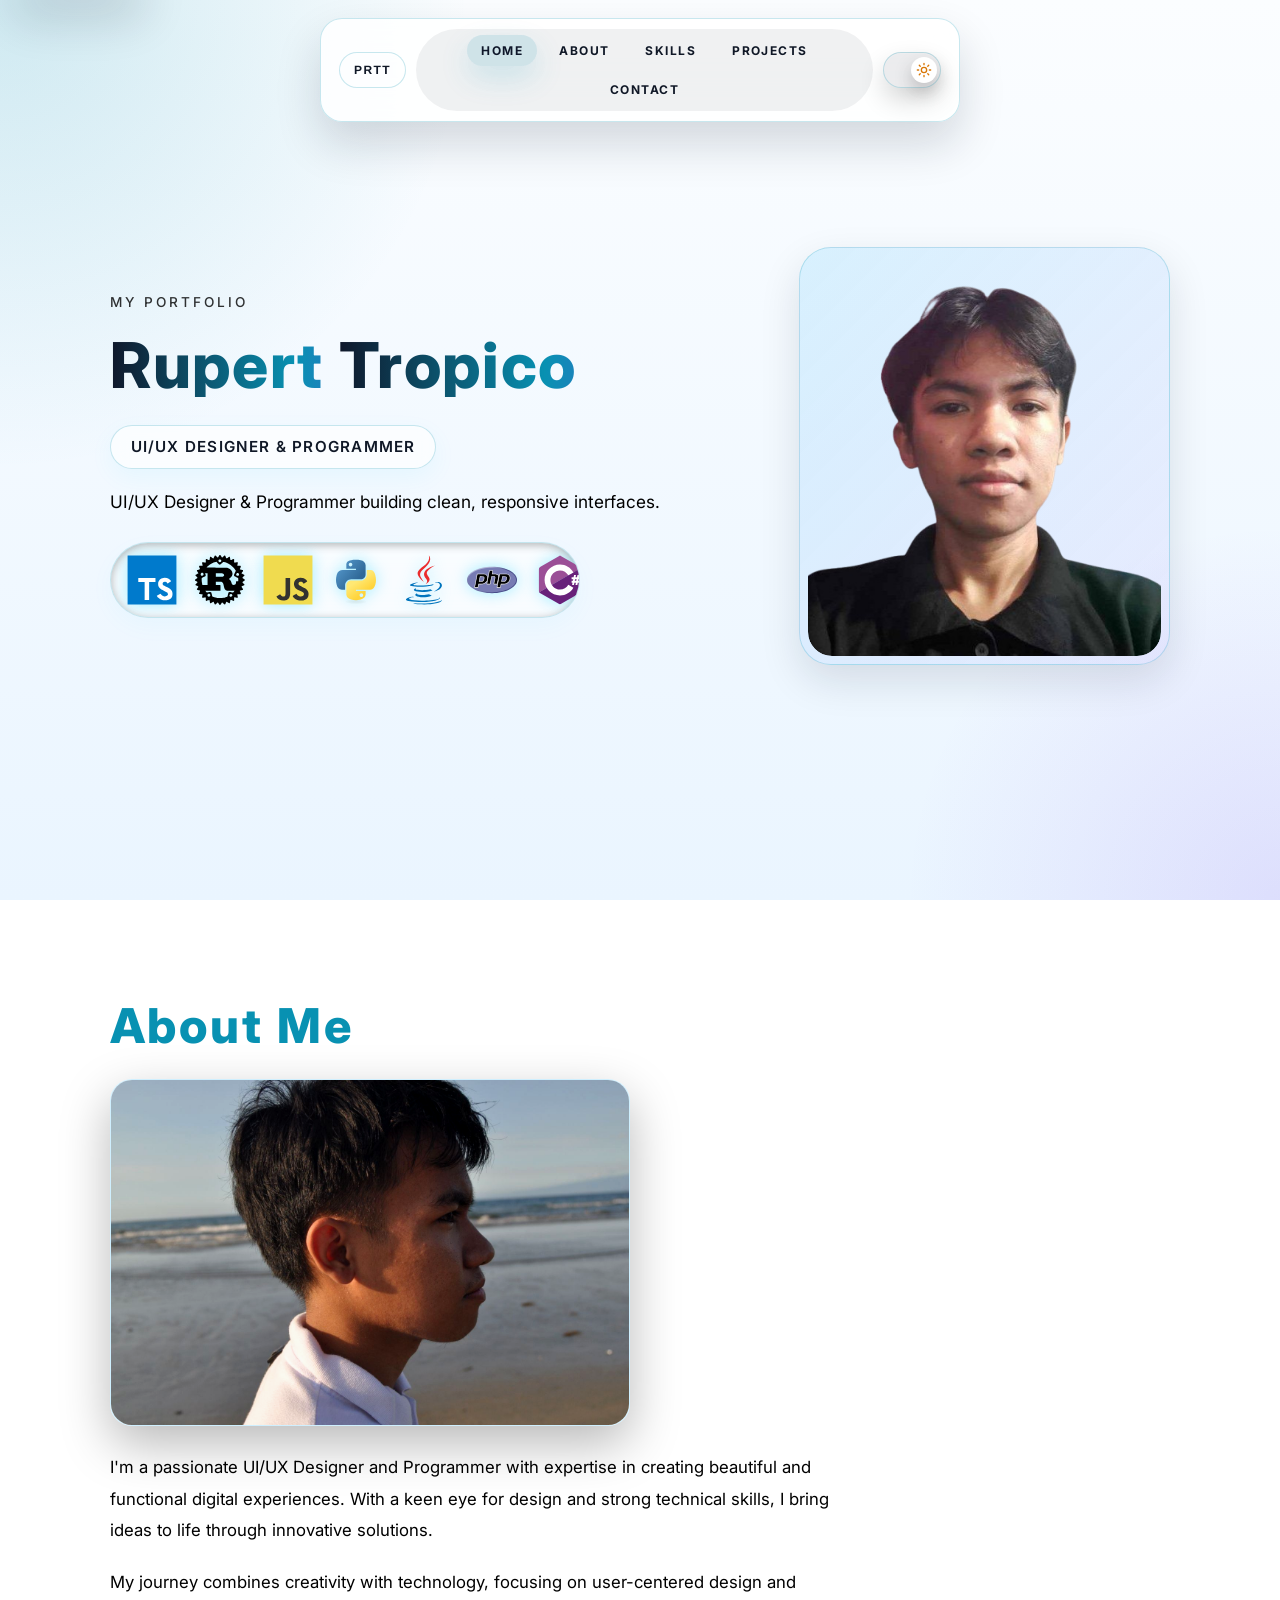
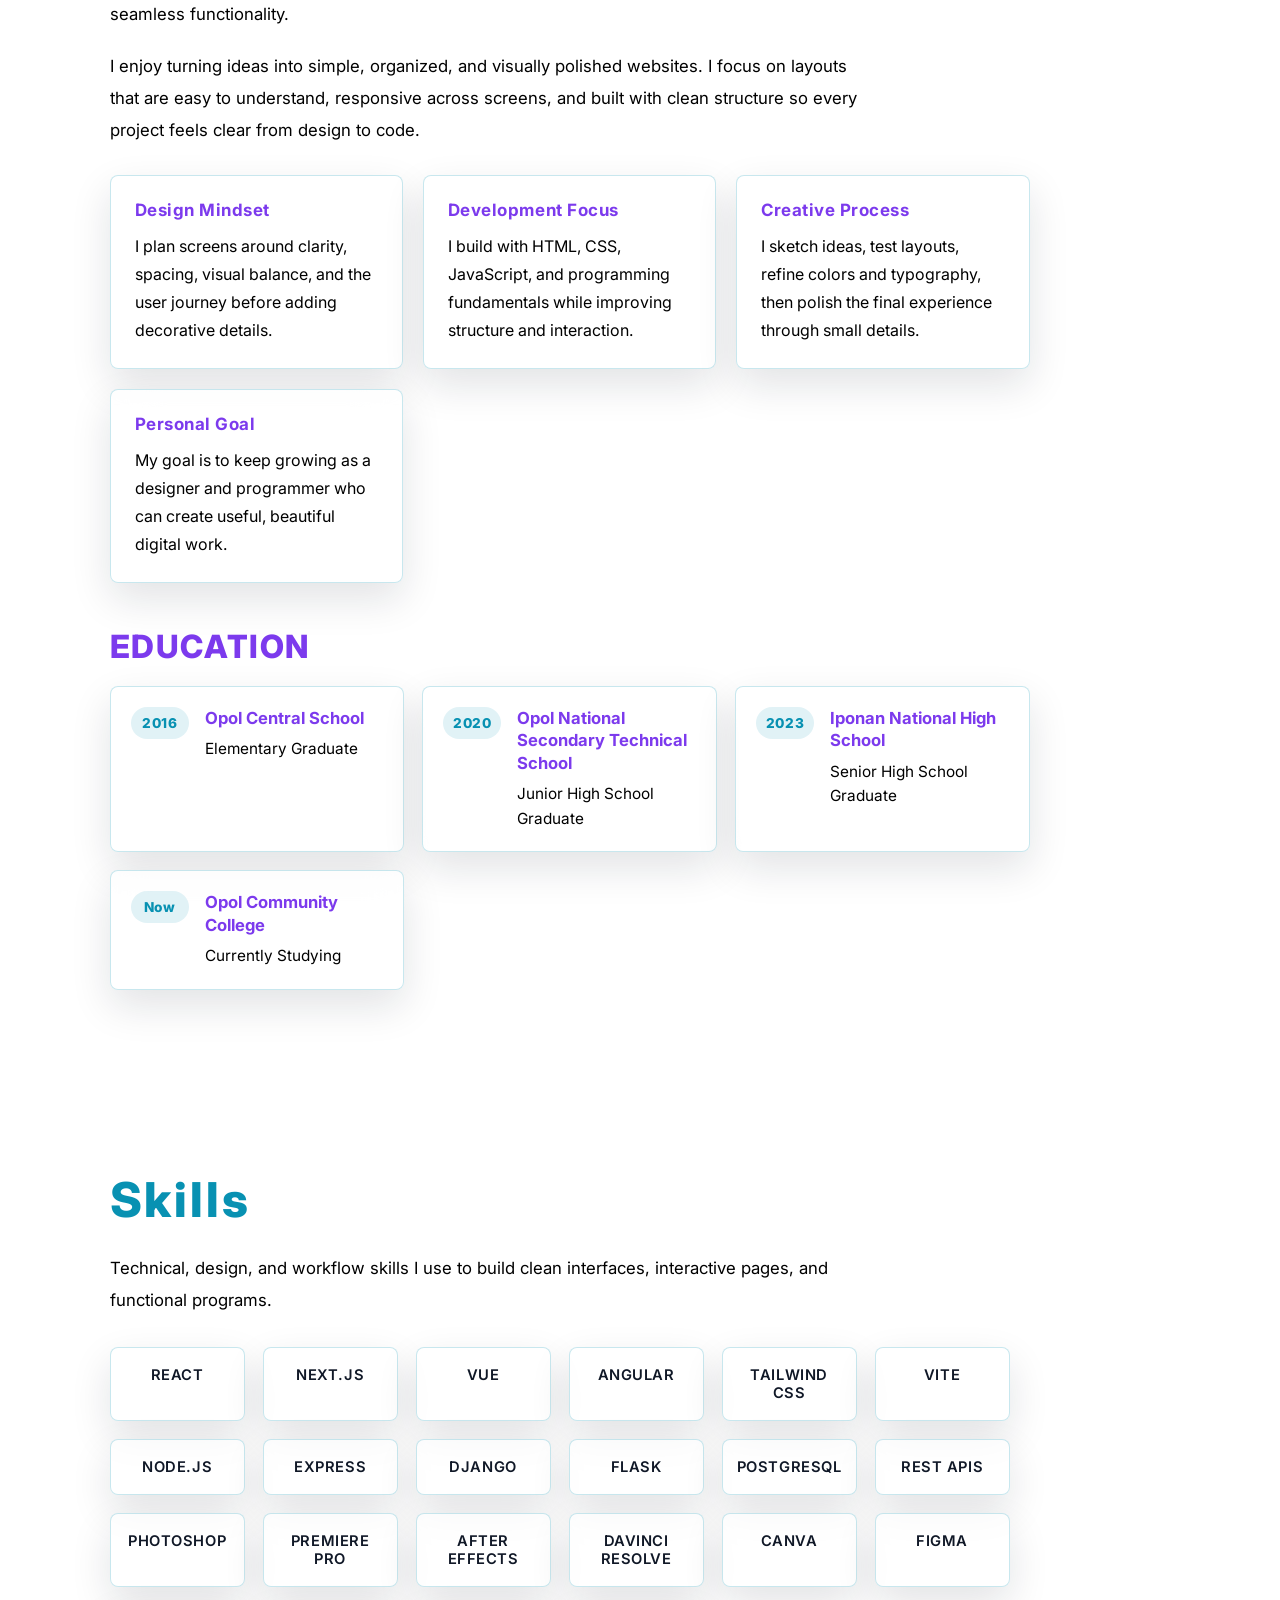
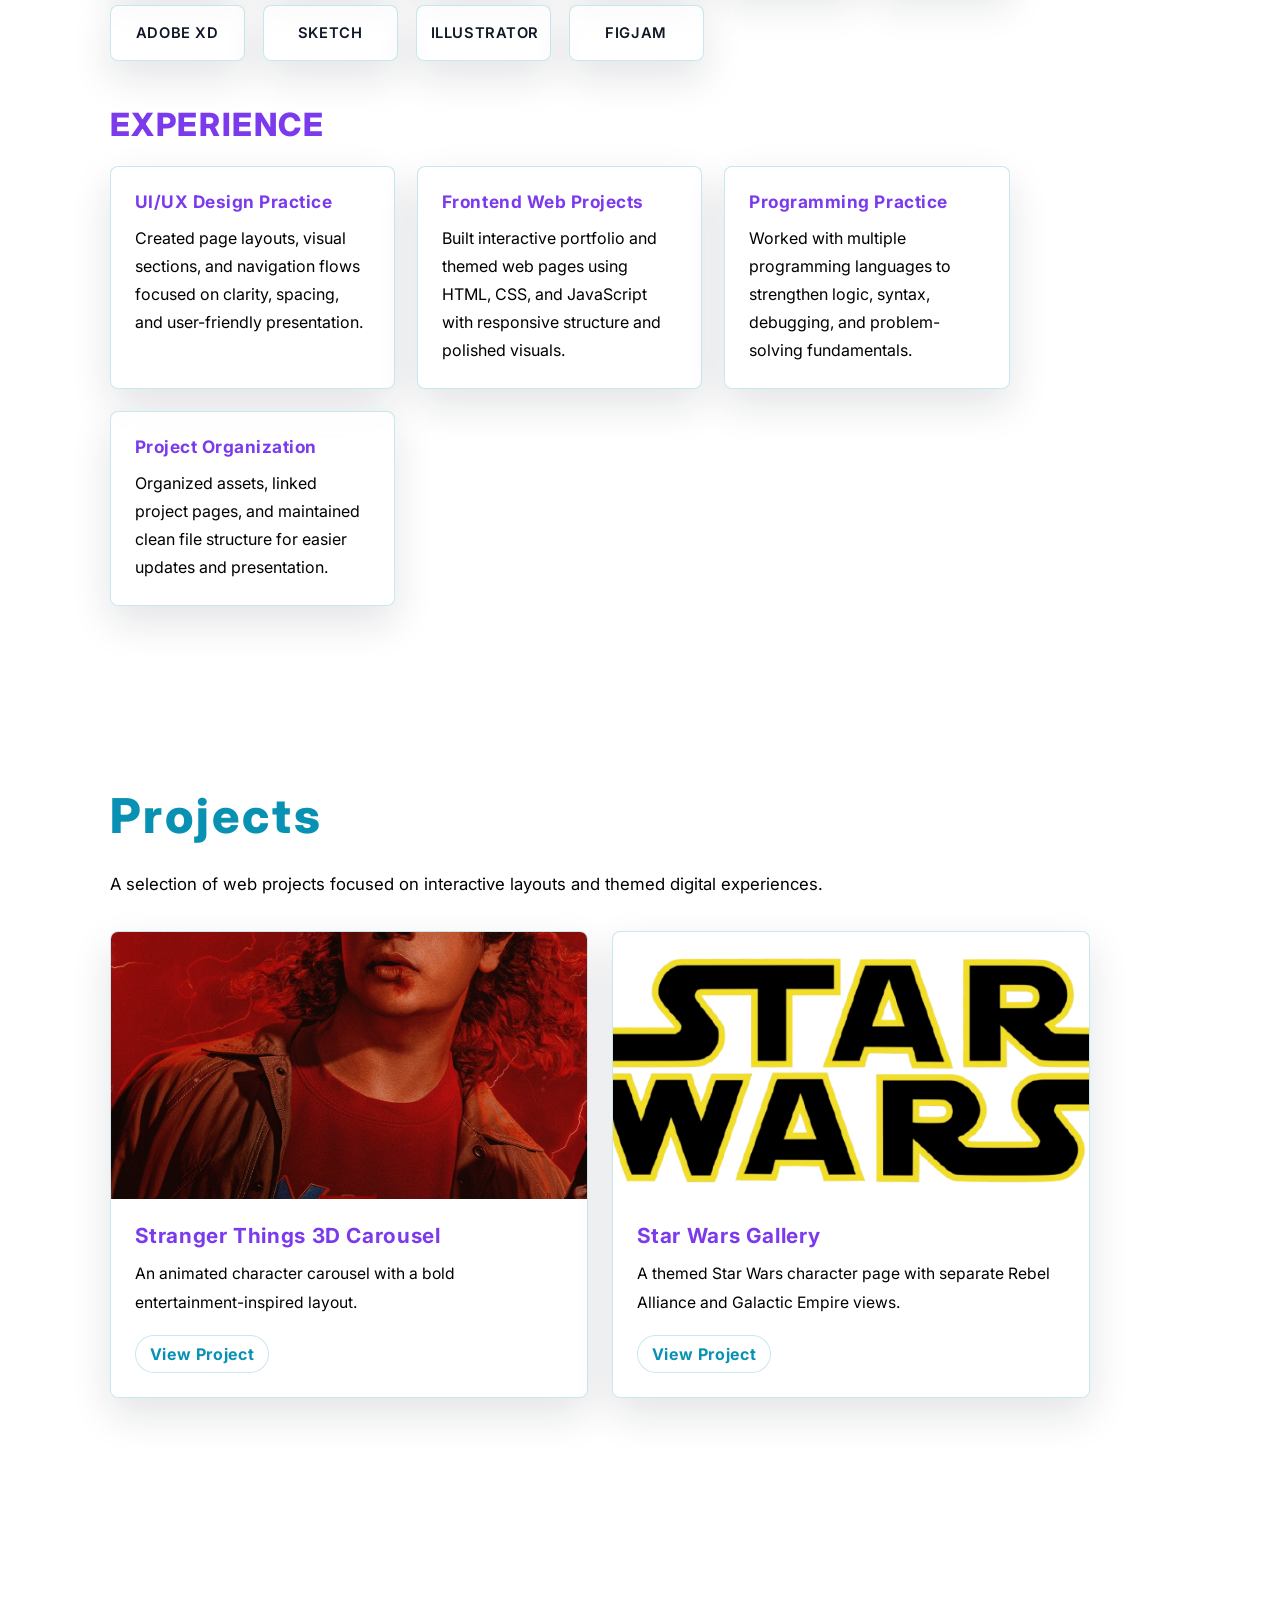
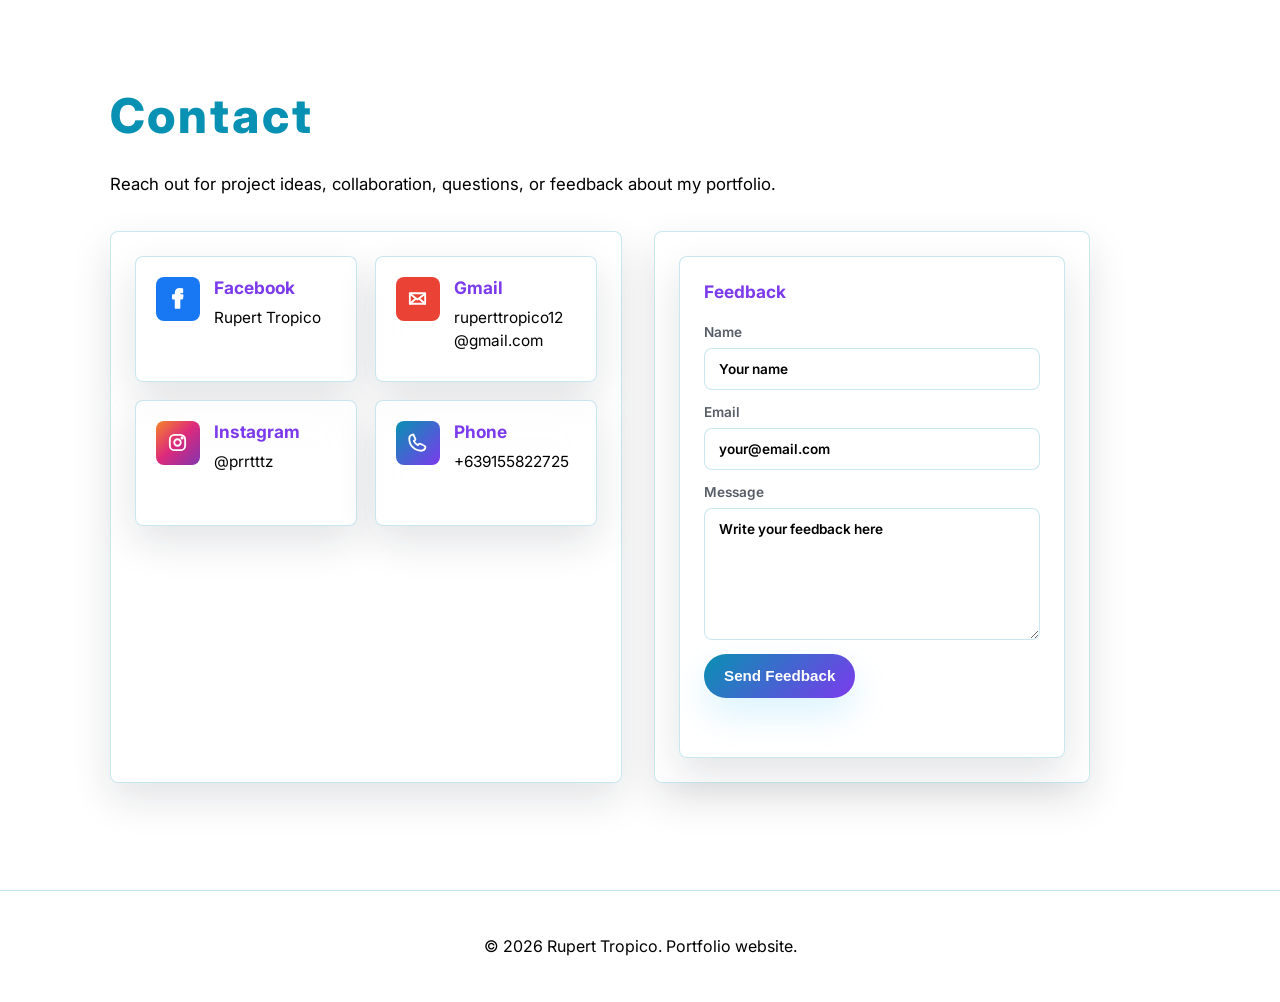
<file: index.html>
<!DOCTYPE html>
<html lang="en">
<head>
  <meta charset="UTF-8" />
  <meta name="viewport" content="width=device-width, initial-scale=1.0" />
  <title>Rupert Tropico - Portfolio</title>
  <meta name="description" content="Rupert Tropico portfolio featuring UI/UX design, programming skills, experience, and web projects." />
  <script>
    (function () {
      try {
        const savedTheme = localStorage.getItem('theme');
        if (savedTheme === 'light' || savedTheme === 'dark') {
          document.documentElement.dataset.theme = savedTheme;
        } else {
          const prefersLight = window.matchMedia && window.matchMedia('(prefers-color-scheme: light)').matches;
          document.documentElement.dataset.theme = prefersLight ? 'light' : 'dark';
        }
      } catch (error) {
        document.documentElement.dataset.theme = 'dark';
      }
    })();
  </script>
  <link rel="stylesheet" href="style.css">
  <link rel="preconnect" href="https://fonts.googleapis.com" />
  <link rel="preconnect" href="https://fonts.gstatic.com" crossorigin />
  <link href="https://fonts.googleapis.com/css2?family=Inter:wght@400;500;600;700;800;900&display=swap" rel="stylesheet" />
</head>
<body>
  <a href="#home" class="skip-link">Skip to content</a>

  <!-- NAV -->
  <nav class="navbar" aria-label="Primary navigation">

    <div class="nav-prtt" aria-label="PRTT logo">PRTT</div>

    <ul class="nav-links">
      <li><a href="#home" class="nav-link active">HOME</a></li>
      <li><a href="#about" class="nav-link">ABOUT</a></li>
      <li><a href="#skills" class="nav-link">SKILLS</a></li>
      <li><a href="#project" class="nav-link">PROJECTS</a></li>
      <li><a href="#contact" class="nav-link">CONTACT</a></li>
    </ul>
    <button class="theme-toggle" type="button" aria-label="Switch to light mode" aria-pressed="false">
      <span class="theme-toggle-track" aria-hidden="true">
        <span class="theme-toggle-thumb">
          <svg class="theme-icon theme-icon-sun" viewBox="0 0 24 24" fill="none">
            <circle cx="12" cy="12" r="4" />
            <path d="M12 2v2M12 20v2M4.93 4.93l1.41 1.41M17.66 17.66l1.41 1.41M2 12h2M20 12h2M4.93 19.07l1.41-1.41M17.66 6.34l1.41-1.41" />
          </svg>
          <svg class="theme-icon theme-icon-moon" viewBox="0 0 24 24" fill="none">
            <path d="M21 14.6A8.5 8.5 0 0 1 9.4 3a7 7 0 1 0 11.6 11.6Z" />
          </svg>
        </span>
      </span>
    </button>
    <div class="nav-underline"></div>
  </nav>

  <script>
    const navLinks = document.querySelectorAll('.nav-link');
    const navUnderline = document.querySelector('.nav-underline');
    const themeToggle = document.querySelector('.theme-toggle');
    const root = document.documentElement;

    function setTheme(nextTheme) {
      if (!nextTheme) return;
      root.dataset.theme = nextTheme;
      try {
        localStorage.setItem('theme', nextTheme);
      } catch (e) {}

      const isLight = nextTheme === 'light';
      themeToggle?.setAttribute('aria-pressed', String(isLight));
      themeToggle?.setAttribute('aria-label', isLight ? 'Switch to dark mode' : 'Switch to light mode');
    }

    function getInitialTheme() {
      const savedTheme = (function () {
        try {
          return localStorage.getItem('theme');
        } catch (e) {
          return null;
        }
      })();

      if (savedTheme === 'light' || savedTheme === 'dark') return savedTheme;
      return window.matchMedia && window.matchMedia('(prefers-color-scheme: light)').matches ? 'light' : 'dark';
    }

    // Ensure toggle matches current state on load
    if (themeToggle) {
      const current = root.dataset.theme || getInitialTheme();
      setTheme(current);

      // Sync initial aria state (setTheme handles aria attributes)
      // and toggle on click
      themeToggle.addEventListener('click', () => {
        const currentTheme = root.dataset.theme || 'dark';
        setTheme(currentTheme === 'light' ? 'dark' : 'light');
      });
    }

    function updateUnderline(link) {
      const linkRect = link.getBoundingClientRect();
      const navRect = document.querySelector('nav').getBoundingClientRect();
      
      navUnderline.style.width = linkRect.width + 'px';
      navUnderline.style.left = (linkRect.left - navRect.left) + 'px';
    }

    function setActiveNav(link) {
      if (!link) return;

      navLinks.forEach(l => l.classList.remove('active'));
      link.classList.add('active');
      updateUnderline(link);
    }

    function scrollToSection(target) {
      const nav = document.querySelector('.navbar');
      const focusPoint = target.querySelector('.section-title, .name-line') || target;
      const navRect = nav.getBoundingClientRect();
      const offset = navRect.top + navRect.height + 18;
      const top = focusPoint.getBoundingClientRect().top + window.scrollY - offset;
      const reduceMotion = window.matchMedia('(prefers-reduced-motion: reduce)').matches;

      if (target.id === 'home') {
        window.scrollTo({
          top: 0,
          behavior: reduceMotion ? 'auto' : 'smooth'
        });
      } else {
        window.scrollTo({
          top: Math.max(top, 0),
          behavior: reduceMotion ? 'auto' : 'smooth'
        });
      }
    }

navLinks.forEach(link => {
      link.addEventListener('click', (e) => {
        const target = document.querySelector(link.getAttribute('href'));

        if (target) {
          e.preventDefault();
          scrollToSection(target);
          window.history.pushState(null, '', link.getAttribute('href'));
        }

        setActiveNav(link);
      });
    });

    const heroButtons = document.querySelectorAll('.hero-actions .button');
    heroButtons.forEach(button => {
      button.addEventListener('click', (e) => {
        const target = document.querySelector(button.getAttribute('href'));

        if (target) {
          e.preventDefault();
          scrollToSection(target);
          window.history.pushState(null, '', button.getAttribute('href'));
        }

        const activeLink = document.querySelector(`.nav-link[href="${button.getAttribute('href')}"]`);
        setActiveNav(activeLink);
      });
    });

    document.addEventListener('DOMContentLoaded', () => {
      const sections = document.querySelectorAll('section[id]');
      const feedbackForm = document.querySelector('.feedback-form');
      const feedbackStatus = document.querySelector('.feedback-status');

      if ('IntersectionObserver' in window) {
        const sectionObserver = new IntersectionObserver((entries) => {
          entries.forEach(entry => {
            if (!entry.isIntersecting) return;

            const activeLink = document.querySelector(`.nav-link[href="#${entry.target.id}"]`);
            setActiveNav(activeLink);
          });
        }, {
          threshold: 0.45,
          rootMargin: '-20% 0px -35% 0px'
        });

        sections.forEach(section => sectionObserver.observe(section));
      }

      feedbackForm?.addEventListener('submit', (event) => {
        event.preventDefault();

        if (feedbackStatus) {
          feedbackStatus.textContent = 'Thank you! Your feedback has been noted.';
        }

        feedbackForm.reset();
      });
    });

    // Initialize on page load
    updateUnderline(document.querySelector('.nav-link.active'));
  </script>

  <main class="sections-container">
    <!-- HOME SECTION -->
    <section class="hero" id="home">
      <div class="content">
        <!-- TEXT -->
        <div class="text-block">
          <p class="hello">My Portfolio</p>
          <h1 class="name-line">
            <span class="name-first">Rupert</span>
            <span class="name-last">Tropico</span>
          </h1>
          <p class="role">UI/UX Designer & Programmer</p>
          <p class="hero-summary">UI/UX Designer & Programmer building clean, responsive interfaces.</p>
          <div class="language-carousel">
            <div class="language-carousel-track">
              <img src="assets/logos/typescript.svg" alt="TypeScript" class="language-carousel-icon">
              <img src="assets/logos/rust.svg" alt="Rust" class="language-carousel-icon">
              <img src="assets/logos/javascript.svg" alt="JavaScript" class="language-carousel-icon">
              <img src="assets/logos/python.svg" alt="Python" class="language-carousel-icon">
              <img src="assets/logos/java.svg" alt="Java" class="language-carousel-icon">
              <img src="assets/logos/php.svg" alt="PHP" class="language-carousel-icon">
              <img src="assets/logos/csharp.svg" alt="C sharp" class="language-carousel-icon">
              <img src="assets/logos/cplus.svg" alt="C plus plus" class="language-carousel-icon">
              <img src="assets/logos/typescript.svg" alt="" class="language-carousel-icon" aria-hidden="true">
              <img src="assets/logos/rust.svg" alt="" class="language-carousel-icon" aria-hidden="true">
              <img src="assets/logos/javascript.svg" alt="" class="language-carousel-icon" aria-hidden="true">
              <img src="assets/logos/python.svg" alt="" class="language-carousel-icon" aria-hidden="true">
              <img src="assets/logos/java.svg" alt="" class="language-carousel-icon" aria-hidden="true">
              <img src="assets/logos/php.svg" alt="" class="language-carousel-icon" aria-hidden="true">
              <img src="assets/logos/csharp.svg" alt="" class="language-carousel-icon" aria-hidden="true">
              <img src="assets/logos/cplus.svg" alt="" class="language-carousel-icon" aria-hidden="true">
            </div>
          </div>
        </div>

        <!-- PHOTO -->
        <div class="photo-wrap">
          <div class="photo-placeholder">
            <img src="rupert.png" alt="Rupert's Photo" class="photo">
          </div>
        </div>
      </div>
    </section>

    <!-- ABOUT SECTION -->
    <section class="hero about-section" id="about">
      <div class="content">
        <div class="text-block">
          <h2 class="section-title">About Me</h2>

          <div class="about-jig" aria-hidden="true">
            <img class="about-jig-img" src="jig.jpg" alt="">
          </div>

          <p class="section-text">
            I'm a passionate UI/UX Designer and Programmer with expertise in creating beautiful and functional digital experiences. 
            With a keen eye for design and strong technical skills, I bring ideas to life through innovative solutions.
          </p>
          <p class="section-text">
            My journey combines creativity with technology, focusing on user-centered design and seamless functionality.
          </p>
          <p class="section-text">
            I enjoy turning ideas into simple, organized, and visually polished websites. I focus on layouts that are easy to understand, responsive across screens, and built with clean structure so every project feels clear from design to code.
          </p>
          <div class="about-details">
            <div class="about-card">
              <h3>Design Mindset</h3>
              <p>I plan screens around clarity, spacing, visual balance, and the user journey before adding decorative details.</p>
            </div>
            <div class="about-card">
              <h3>Development Focus</h3>
              <p>I build with HTML, CSS, JavaScript, and programming fundamentals while improving structure and interaction.</p>
            </div>
            <div class="about-card">
              <h3>Creative Process</h3>
              <p>I sketch ideas, test layouts, refine colors and typography, then polish the final experience through small details.</p>
            </div>
            <div class="about-card">
              <h3>Personal Goal</h3>
              <p>My goal is to keep growing as a designer and programmer who can create useful, beautiful digital work.</p>
            </div>
          </div>

          <h3 class="subsection-title about-education-title">Education</h3>
          <div class="education-list">
            <div class="education-item">
              <span class="education-year">2016</span>
              <div>
                <h3>Opol Central School</h3>
                <p>Elementary Graduate</p>
              </div>
            </div>
            <div class="education-item">
              <span class="education-year">2020</span>
              <div>
                <h3>Opol National Secondary Technical School</h3>
                <p>Junior High School Graduate</p>
              </div>
            </div>
            <div class="education-item">
              <span class="education-year">2023</span>
              <div>
                <h3>Iponan National High School</h3>
                <p>Senior High School Graduate</p>
              </div>
            </div>
            <div class="education-item">
              <span class="education-year">Now</span>
              <div>
                <h3>Opol Community College</h3>
                <p>Currently Studying</p>
              </div>
            </div>
          </div>
        </div>
      </div>
    </section>

    <!-- SKILLS SECTION -->
    <section class="hero skills-section" id="skills">
      <div class="content">
        <div class="text-block">
          <h2 class="section-title">Skills</h2>
          <p class="section-text">
            Technical, design, and workflow skills I use to build clean interfaces, interactive pages, and functional programs.
          </p>
          <div class="skills-grid">

            <!-- Frontend tools -->
            <div class="skill-card"><p>React</p></div>
            <div class="skill-card"><p>Next.js</p></div>
            <div class="skill-card"><p>Vue</p></div>
            <div class="skill-card"><p>Angular</p></div>
            <div class="skill-card"><p>Tailwind CSS</p></div>
            <div class="skill-card"><p>Vite</p></div>

            <!-- Backend tools -->
            <div class="skill-card"><p>Node.js</p></div>
            <div class="skill-card"><p>Express</p></div>
            <div class="skill-card"><p>Django</p></div>
            <div class="skill-card"><p>Flask</p></div>
            <div class="skill-card"><p>PostgreSQL</p></div>
            <div class="skill-card"><p>REST APIs</p></div>

            <!-- Media / art tools -->
            <div class="skill-card"><p>Photoshop</p></div>
            <div class="skill-card"><p>Premiere Pro</p></div>
            <div class="skill-card"><p>After Effects</p></div>
            <div class="skill-card"><p>DaVinci Resolve</p></div>
            <div class="skill-card"><p>Canva</p></div>

            <!-- UI/UX design tools -->
            <div class="skill-card"><p>Figma</p></div>
            <div class="skill-card"><p>Adobe XD</p></div>
            <div class="skill-card"><p>Sketch</p></div>
            <div class="skill-card"><p>Illustrator</p></div>
            <div class="skill-card"><p>FigJam</p></div>


          </div>


          <h3 class="subsection-title">Experience</h3>
          <div class="experience-grid">
            <div class="experience-item">
              <h3>UI/UX Design Practice</h3>
              <p>Created page layouts, visual sections, and navigation flows focused on clarity, spacing, and user-friendly presentation.</p>
            </div>
            <div class="experience-item">
              <h3>Frontend Web Projects</h3>
              <p>Built interactive portfolio and themed web pages using HTML, CSS, and JavaScript with responsive structure and polished visuals.</p>
            </div>
            <div class="experience-item">
              <h3>Programming Practice</h3>
              <p>Worked with multiple programming languages to strengthen logic, syntax, debugging, and problem-solving fundamentals.</p>
            </div>
            <div class="experience-item">
              <h3>Project Organization</h3>
              <p>Organized assets, linked project pages, and maintained clean file structure for easier updates and presentation.</p>
            </div>
          </div>
        </div>
      </div>
    </section>

    <!-- PROJECT SECTION -->
    <section class="hero projects-section" id="project">
      <div class="content">
        <div class="text-block">
          <h2 class="section-title">Projects</h2>
          <p class="section-text">
            A selection of web projects focused on interactive layouts and themed digital experiences.
          </p>
          <div class="projects-grid">
            <article class="project-card">
              <img src="Stranger Things 3D Carousel/src/images/dustin.png" alt="Stranger Things 3D Carousel" class="project-image">
              <div class="project-content">
                <h3>Stranger Things 3D Carousel</h3>
                <p>An animated character carousel with a bold entertainment-inspired layout.</p>
                <a href="Stranger Things 3D Carousel/index1.html" class="project-link">View Project</a>
              </div>
            </article>

            <article class="project-card">
              <img src="swars/images/starwars.png" alt="Star Wars Project" class="project-image">
              <div class="project-content">
                <h3>Star Wars Gallery</h3>
                <p>A themed Star Wars character page with separate Rebel Alliance and Galactic Empire views.</p>
                <a href="swars/index2.html" class="project-link">View Project</a>
              </div>
            </article>

          </div>
        </div>
      </div>
    </section>

    <!-- CONTACT SECTION -->
    <section class="hero contact-section" id="contact">
      <div class="content">
        <div class="text-block contact-block">
          <h2 class="section-title">Contact</h2>
          <p class="section-text">
            Reach out for project ideas, collaboration, questions, or feedback about my portfolio.
          </p>

          <div class="contact-layout">
            <div class="contact-cards" aria-label="Contact methods">
              <div class="contact-methods">


              <a class="contact-card" href="https://www.facebook.com/rupert.tropico.2025" target="_blank" rel="noopener noreferrer">
                <span class="contact-icon facebook-icon" aria-hidden="true">
                  <svg viewBox="0 0 24 24" fill="currentColor">
                    <path d="M14 8.4V6.7c0-.8.2-1.2 1.3-1.2H17V2.3c-.8-.1-1.7-.2-2.5-.2-2.6 0-4.4 1.6-4.4 4.4v1.9H7.2v3.6h2.9v9.8H14v-9.8h2.9l.4-3.6H14Z" />
                  </svg>
                </span>
                <div>
                  <h3>Facebook</h3>
                  <p>Rupert Tropico</p>
                </div>
              </a>


              <a class="contact-card" href="mailto:ruperttropico12@gmail.com">
                <span class="contact-icon gmail-icon" aria-hidden="true">
                  <svg viewBox="0 0 24 24" fill="none">
                    <path d="M4 6.5h16v11H4v-11Z" />
                    <path d="m4 7 8 6 8-6" />
                    <path d="m4 17.5 5.8-5M20 17.5l-5.8-5" />
                  </svg>
                </span>
                <div>
                  <h3>Gmail</h3>
                  <p>ruperttropico12@gmail.com</p>
                </div>
              </a>

              <a class="contact-card" href="https://www.instagram.com/prrtttz/" target="_blank" rel="noopener noreferrer">
                <span class="contact-icon instagram-icon" aria-hidden="true">
                  <svg viewBox="0 0 24 24" fill="none">
                    <rect x="4" y="4" width="16" height="16" rx="5" />
                    <circle cx="12" cy="12" r="3.4" />
                    <circle cx="16.8" cy="7.2" r="0.7" fill="currentColor" />
                  </svg>
                </span>
                <div>
                  <h3>Instagram</h3>
                  <p>@prrtttz</p>
                </div>
              </a>


              <a class="contact-card" href="tel:+639155822725">
                <span class="contact-icon phone-icon" aria-hidden="true">
                  <svg viewBox="0 0 24 24" fill="none">
                    <path d="M7.4 3.5 9.7 8c.3.6.1 1.2-.4 1.6l-1.1.9c.9 1.9 2.4 3.4 4.3 4.3l.9-1.1c.4-.5 1-.7 1.6-.4l4.5 2.3c.6.3.9 1 .7 1.7-.5 2-2.2 3.3-4.2 3.3C9 20.6 3.4 15 3.4 8c0-2 1.3-3.7 3.3-4.2.7-.2 1.4.1 1.7.7Z" />
                  </svg>
                </span>
                <div>
                  <h3>Phone</h3>
                  <p>+639155822725</p>
                </div>
              </a>
              </div>
            </div>

            <div class="contact-cards">
              <form class="feedback-form" id="contact-feedback">


              <h3>Feedback</h3>
              <label>
                Name
                <input type="text" name="name" placeholder="Your name" required>
              </label>
              <label>
                Email
                <input type="email" name="email" placeholder="your@email.com" required>
              </label>
              <label>
                Message
                <textarea name="message" rows="5" placeholder="Write your feedback here" required></textarea>
              </label>
              <button class="button button-primary" type="submit">Send Feedback</button>
              <p class="feedback-status" role="status" aria-live="polite"></p>
              </form>
            </div>

          </div>
        </div>
      </div>
    </section>
  </main>

  <footer class="site-footer">
    <div class="footer-content footer-compact">
      <p>&copy; 2026 Rupert Tropico. Portfolio website.</p>
    </div>
  </footer>

</body>
</html>
</file>
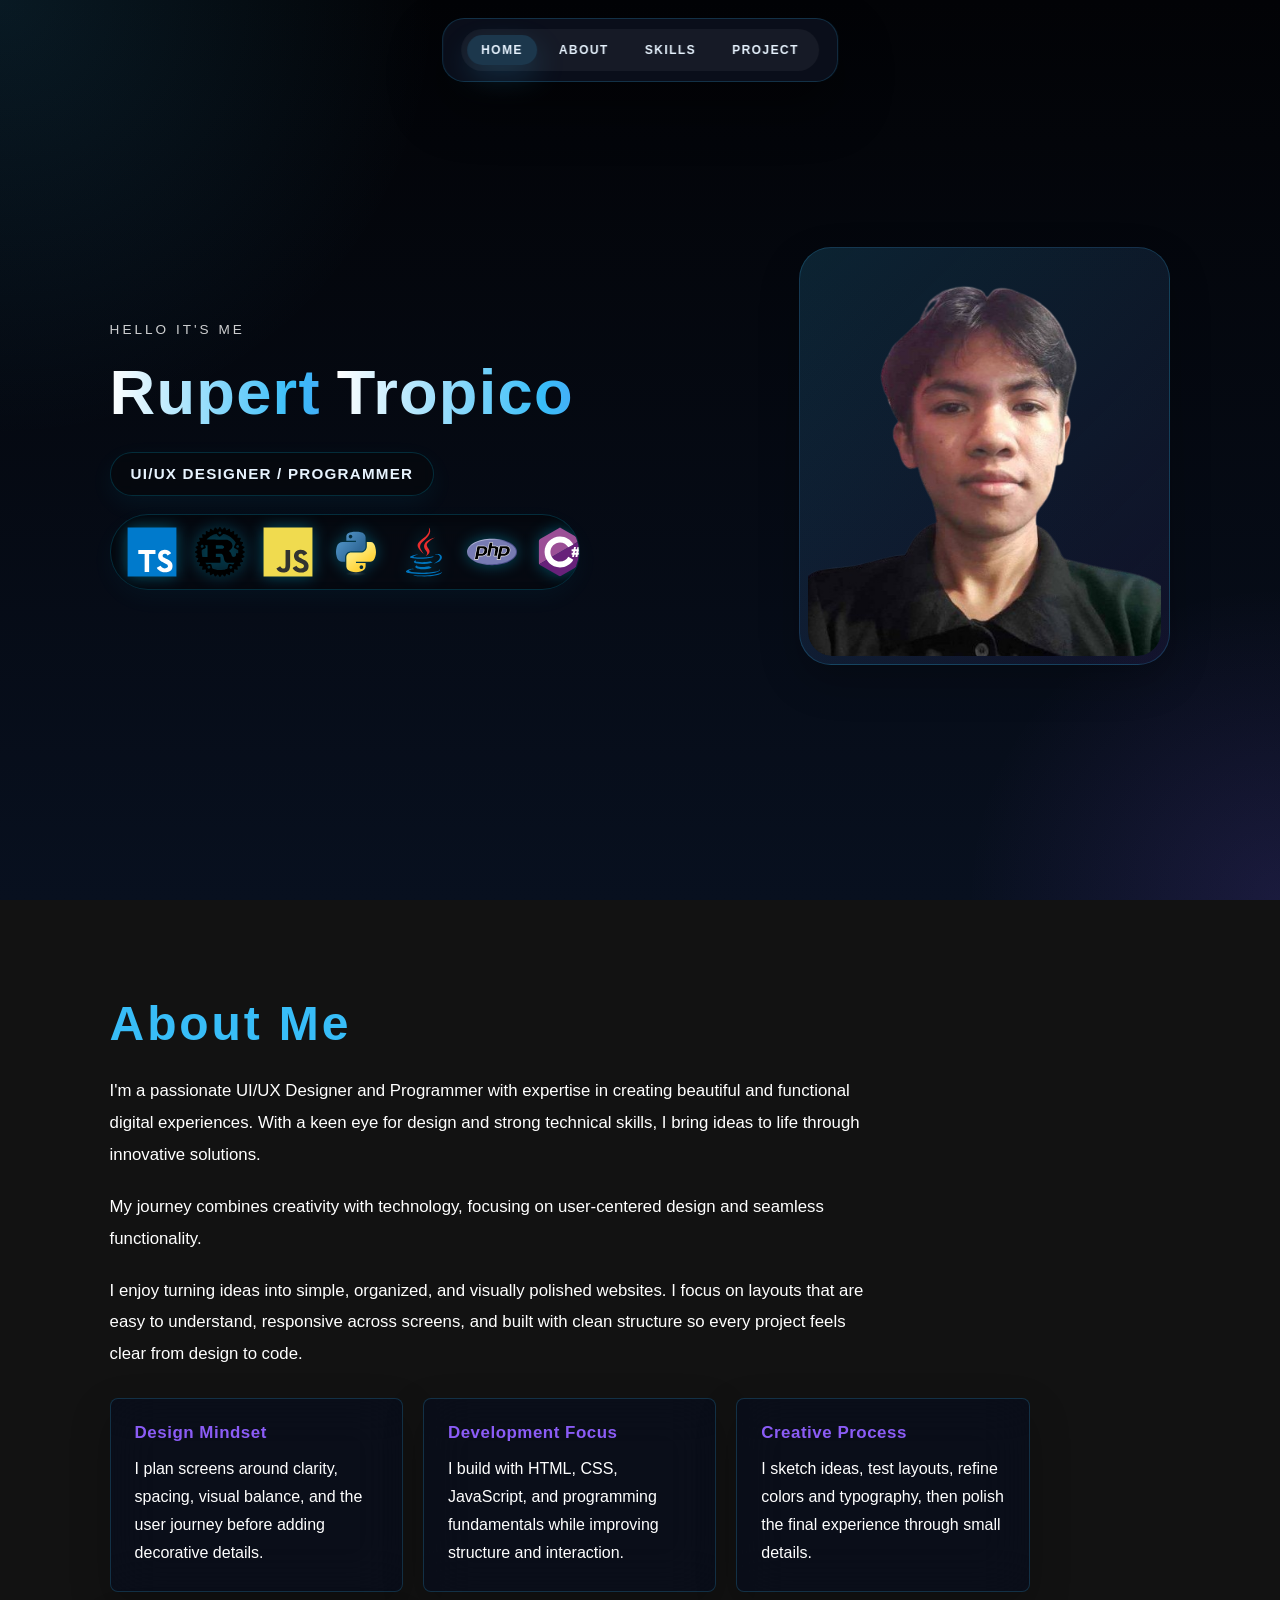
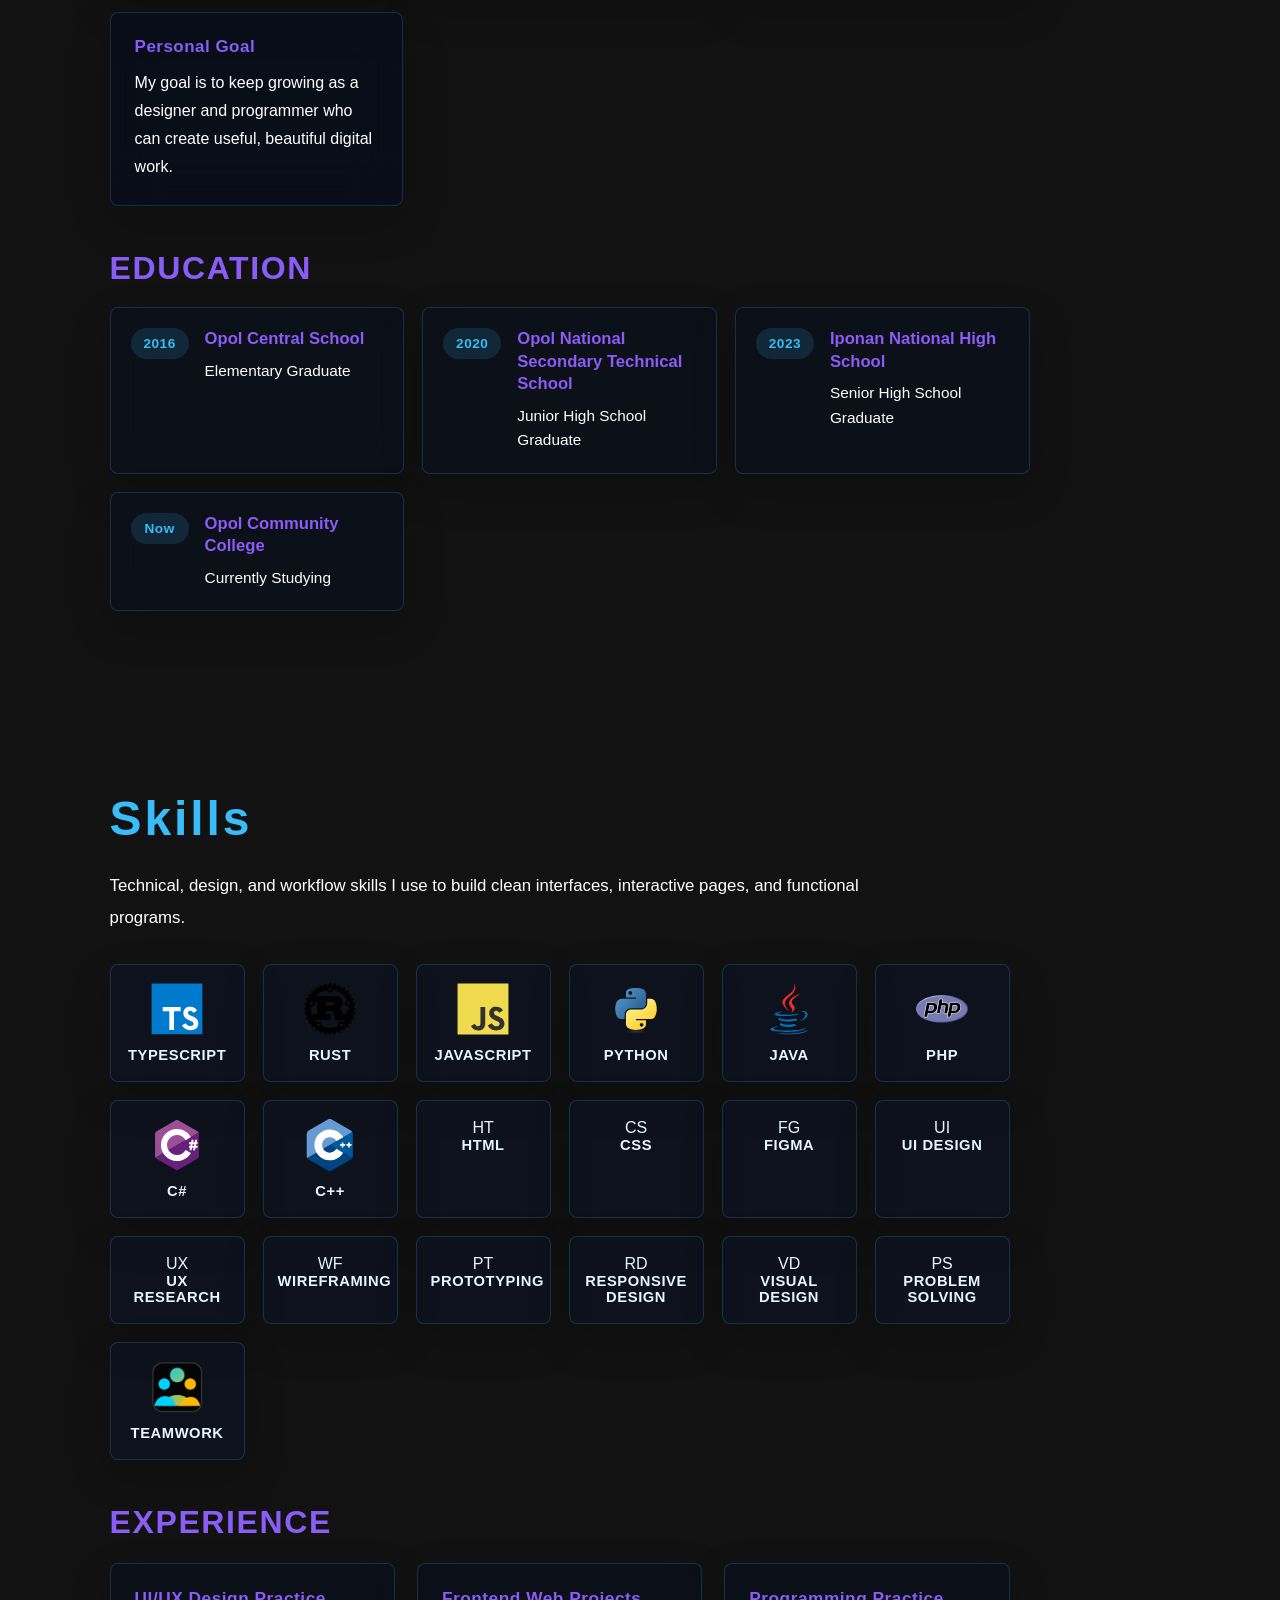
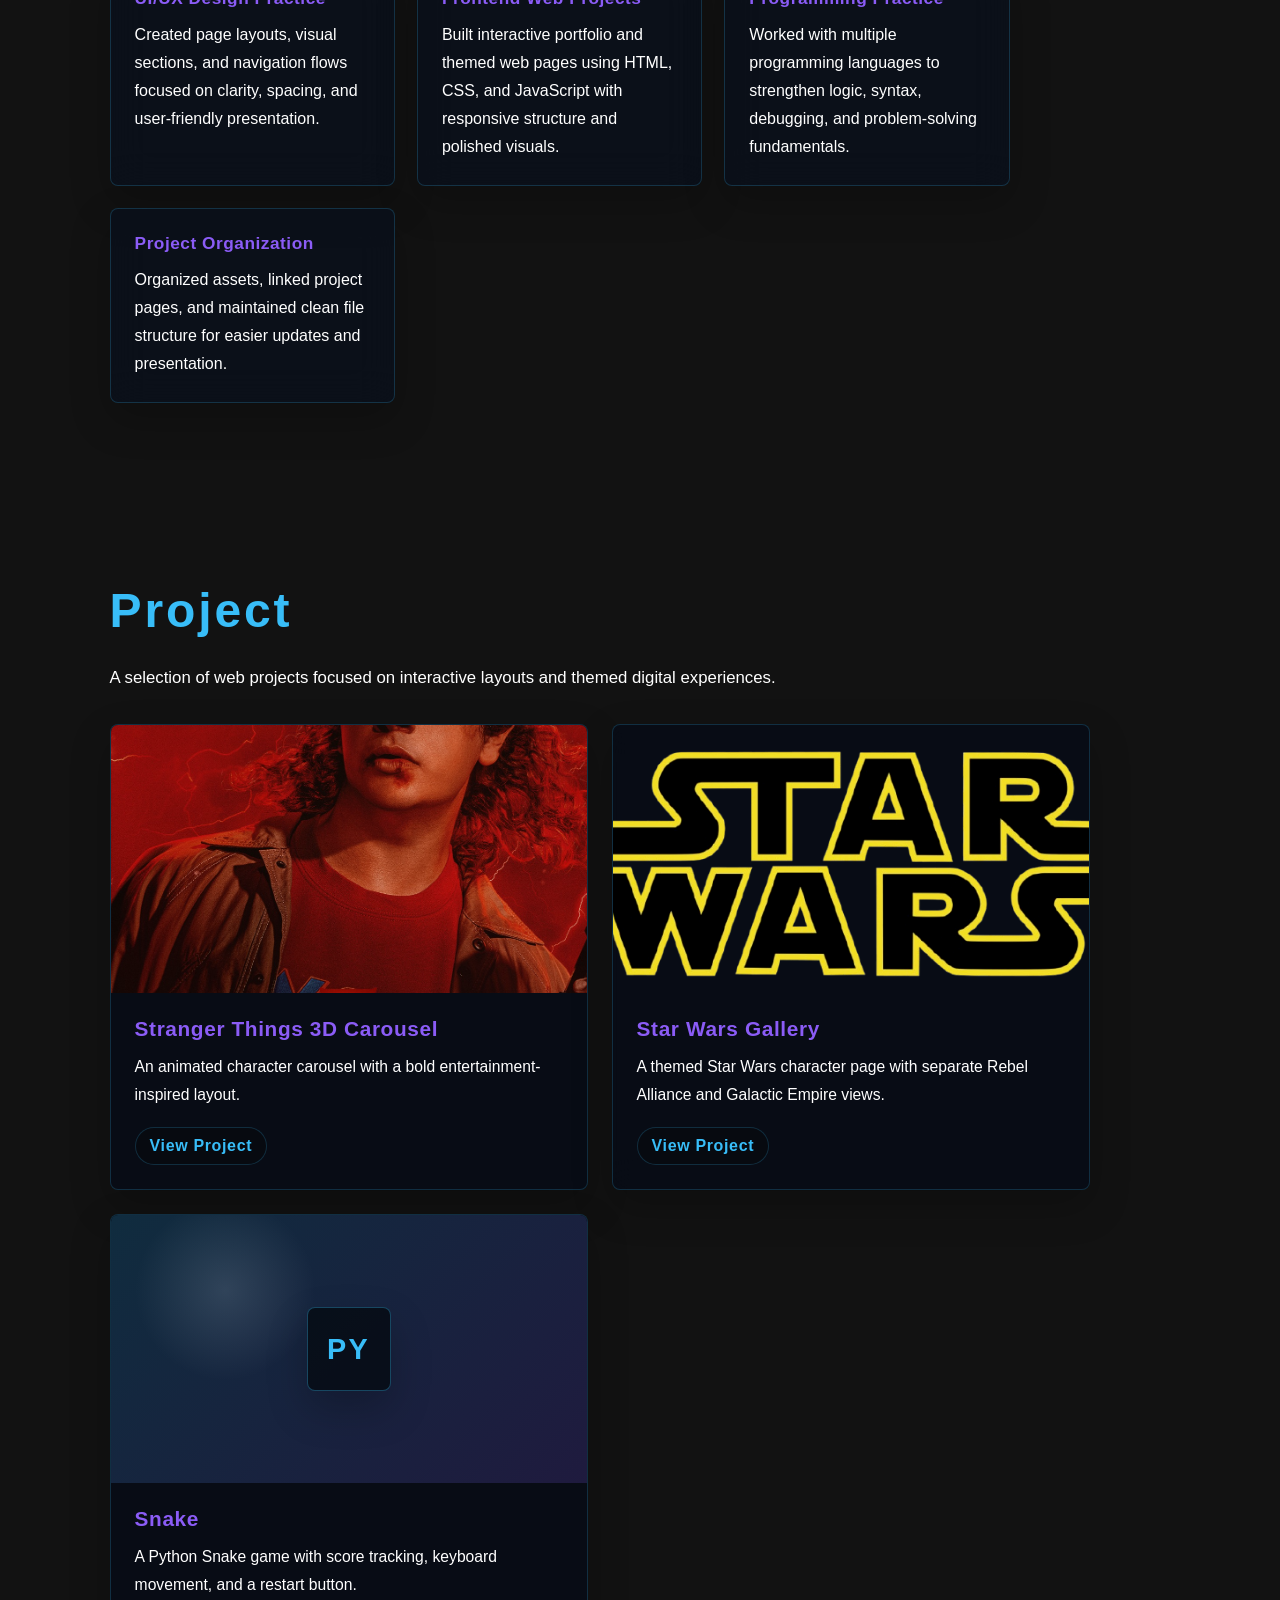
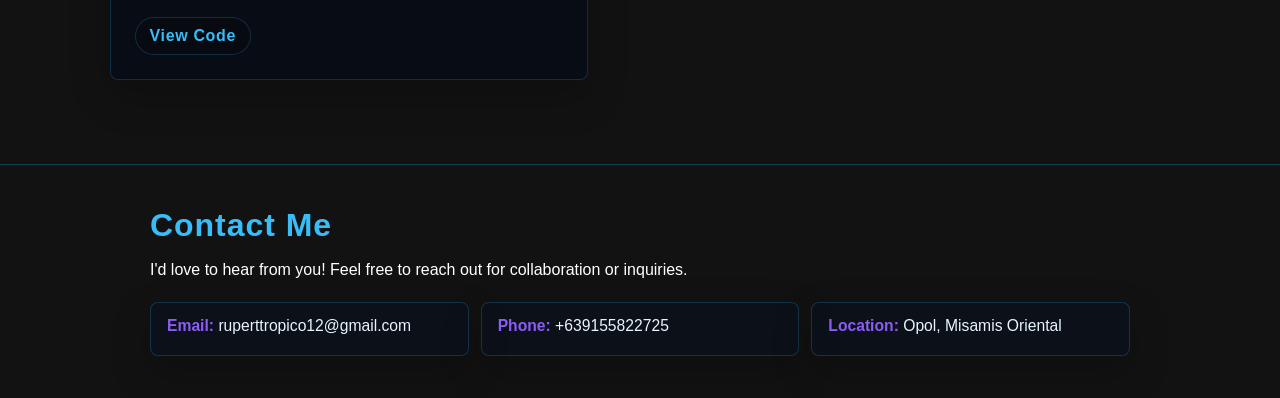
<file: rupert-portfolio.html>
<!DOCTYPE html>
<html lang="en">
<head>
  <meta charset="UTF-8" />
  <meta name="viewport" content="width=device-width, initial-scale=1.0" />
  <title>Rupert Tropico – Portfolio</title>
  <link rel="stylesheet" href="style.css">
  <link rel="preconnect" href="https://fonts.googleapis.com" />
  <link rel="preconnect" href="https://fonts.gstatic.com" crossorigin />
  <link href="https://fonts.googleapis.com/css2?family=Barlow:wght@400;600;700;800&family=Barlow+Condensed:wght@700;800&family=Poppins:wght@800&display=swap" rel="stylesheet" />
</head>
<body>

  <!-- NAV -->
  <nav class="navbar">

    <ul class="nav-links">
      <li><a href="#home" class="nav-link active">HOME</a></li>
      <li><a href="#about" class="nav-link">ABOUT</a></li>
      <li><a href="#skills" class="nav-link">SKILLS</a></li>
      <li><a href="#project" class="nav-link">PROJECT</a></li>
    </ul>
    <div class="nav-underline"></div>
  </nav>

  <script>
    const navLinks = document.querySelectorAll('.nav-link');
    const navUnderline = document.querySelector('.nav-underline');

    function updateUnderline(link) {
      const linkRect = link.getBoundingClientRect();
      const navRect = document.querySelector('nav').getBoundingClientRect();
      
      navUnderline.style.width = linkRect.width + 'px';
      navUnderline.style.left = (linkRect.left - navRect.left) + 'px';
    }

    navLinks.forEach(link => {
      link.addEventListener('click', (e) => {
        const target = document.querySelector(link.getAttribute('href'));

        if (target) {
          e.preventDefault();
          target.scrollIntoView({
            behavior: 'smooth',
            block: 'start'
          });
          window.history.pushState(null, '', link.getAttribute('href'));
        }

        navLinks.forEach(l => l.classList.remove('active'));
        link.classList.add('active');
        updateUnderline(link);
      });
    });

    // Initialize on page load
    updateUnderline(document.querySelector('.nav-link.active'));
  </script>

  <div class="sections-container">
    <!-- HOME SECTION -->
    <section class="hero" id="home">
      <div class="content">
        <!-- TEXT -->
        <div class="text-block">
          <p class="hello">Hello It's Me</p>
          <div class="name-line">
            <span class="name-first">Rupert</span>
            <span class="name-last">Tropico</span>
          </div>
          <p class="role">UI/UX Designer / Programmer</p>
          <div class="language-carousel">
            <div class="language-carousel-track">
              <img src="assets/logos/typescript.svg" alt="TypeScript" class="language-carousel-icon">
              <img src="assets/logos/rust.svg" alt="Rust" class="language-carousel-icon">
              <img src="assets/logos/javascript.svg" alt="JavaScript" class="language-carousel-icon">
              <img src="assets/logos/python.svg" alt="Python" class="language-carousel-icon">
              <img src="assets/logos/java.svg" alt="Java" class="language-carousel-icon">
              <img src="assets/logos/php.svg" alt="PHP" class="language-carousel-icon">
              <img src="assets/logos/csharp.svg" alt="C sharp" class="language-carousel-icon">
              <img src="assets/logos/cplus.svg" alt="C plus plus" class="language-carousel-icon">
              <img src="assets/logos/typescript.svg" alt="" class="language-carousel-icon" aria-hidden="true">
              <img src="assets/logos/rust.svg" alt="" class="language-carousel-icon" aria-hidden="true">
              <img src="assets/logos/javascript.svg" alt="" class="language-carousel-icon" aria-hidden="true">
              <img src="assets/logos/python.svg" alt="" class="language-carousel-icon" aria-hidden="true">
              <img src="assets/logos/java.svg" alt="" class="language-carousel-icon" aria-hidden="true">
              <img src="assets/logos/php.svg" alt="" class="language-carousel-icon" aria-hidden="true">
              <img src="assets/logos/csharp.svg" alt="" class="language-carousel-icon" aria-hidden="true">
              <img src="assets/logos/cplus.svg" alt="" class="language-carousel-icon" aria-hidden="true">
            </div>
          </div>
        </div>

        <!-- PHOTO -->
        <div class="photo-wrap">
          <div class="photo-placeholder">
            <img src="rupert.png" alt="Rupert's Photo" class="photo">
          </div>
        </div>
      </div>
    </section>

    <!-- ABOUT SECTION -->
    <section class="hero about-section" id="about">
      <div class="bg-about"></div>
      <div class="content">
        <div class="text-block">
          <h2 class="section-title">About Me</h2>
          <p class="section-text">
            I'm a passionate UI/UX Designer and Programmer with expertise in creating beautiful and functional digital experiences. 
            With a keen eye for design and strong technical skills, I bring ideas to life through innovative solutions.
          </p>
          <p class="section-text">
            My journey combines creativity with technology, focusing on user-centered design and seamless functionality.
          </p>
          <p class="section-text">
            I enjoy turning ideas into simple, organized, and visually polished websites. I focus on layouts that are easy to understand, responsive across screens, and built with clean structure so every project feels clear from design to code.
          </p>
          <div class="about-details">
            <div class="about-card">
              <h3>Design Mindset</h3>
              <p>I plan screens around clarity, spacing, visual balance, and the user journey before adding decorative details.</p>
            </div>
            <div class="about-card">
              <h3>Development Focus</h3>
              <p>I build with HTML, CSS, JavaScript, and programming fundamentals while improving structure and interaction.</p>
            </div>
            <div class="about-card">
              <h3>Creative Process</h3>
              <p>I sketch ideas, test layouts, refine colors and typography, then polish the final experience through small details.</p>
            </div>
            <div class="about-card">
              <h3>Personal Goal</h3>
              <p>My goal is to keep growing as a designer and programmer who can create useful, beautiful digital work.</p>
            </div>
          </div>

          <h3 class="subsection-title about-education-title">Education</h3>
          <div class="education-list">
            <div class="education-item">
              <span class="education-year">2016</span>
              <div>
                <h3>Opol Central School</h3>
                <p>Elementary Graduate</p>
              </div>
            </div>
            <div class="education-item">
              <span class="education-year">2020</span>
              <div>
                <h3>Opol National Secondary Technical School</h3>
                <p>Junior High School Graduate</p>
              </div>
            </div>
            <div class="education-item">
              <span class="education-year">2023</span>
              <div>
                <h3>Iponan National High School</h3>
                <p>Senior High School Graduate</p>
              </div>
            </div>
            <div class="education-item">
              <span class="education-year">Now</span>
              <div>
                <h3>Opol Community College</h3>
                <p>Currently Studying</p>
              </div>
            </div>
          </div>
        </div>
      </div>
    </section>

    <!-- SKILLS SECTION -->
    <section class="hero skills-section" id="skills">
      <div class="content">
        <div class="text-block">
          <h2 class="section-title">Skills</h2>
          <p class="section-text">
            Technical, design, and workflow skills I use to build clean interfaces, interactive pages, and functional programs.
          </p>
          <div class="skills-grid">
            <div class="skill-card">
              <img src="assets/logos/typescript.svg" alt="" class="skill-logo">
              <p>TypeScript</p>
            </div>
            <div class="skill-card">
              <img src="assets/logos/rust.svg" alt="" class="skill-logo">
              <p>Rust</p>
            </div>
            <div class="skill-card">
              <img src="assets/logos/javascript.svg" alt="" class="skill-logo">
              <p>JavaScript</p>
            </div>
            <div class="skill-card">
              <img src="assets/logos/python.svg" alt="" class="skill-logo">
              <p>Python</p>
            </div>
            <div class="skill-card">
              <img src="assets/logos/java.svg" alt="" class="skill-logo">
              <p>Java</p>
            </div>
            <div class="skill-card">
              <img src="assets/logos/php.svg" alt="" class="skill-logo">
              <p>PHP</p>
            </div>
            <div class="skill-card">
              <img src="assets/logos/csharp.svg" alt="" class="skill-logo">
              <p>C#</p>
            </div>
            <div class="skill-card">
              <img src="assets/logos/cplus.svg" alt="" class="skill-logo">
              <p>C++</p>
            </div>
            <div class="skill-card">
              <span class="skill-badge">HT</span>
              <p>HTML</p>
            </div>
            <div class="skill-card">
              <span class="skill-badge">CS</span>
              <p>CSS</p>
            </div>
            <div class="skill-card">
              <span class="skill-badge">FG</span>
              <p>Figma</p>
            </div>
            <div class="skill-card">
              <span class="skill-badge">UI</span>
              <p>UI Design</p>
            </div>
            <div class="skill-card">
              <span class="skill-badge">UX</span>
              <p>UX Research</p>
            </div>
            <div class="skill-card">
              <span class="skill-badge">WF</span>
              <p>Wireframing</p>
            </div>
            <div class="skill-card">
              <span class="skill-badge">PT</span>
              <p>Prototyping</p>
            </div>
            <div class="skill-card">
              <span class="skill-badge">RD</span>
              <p>Responsive Design</p>
            </div>
            <div class="skill-card">
              <span class="skill-badge">VD</span>
              <p>Visual Design</p>
            </div>
            <div class="skill-card">
              <span class="skill-badge">PS</span>
              <p>Problem Solving</p>
            </div>
            <div class="skill-card">
              <img src="assets/logos/teamwork.png" alt="" class="skill-logo">
              <p>Teamwork</p>
            </div>
          </div>

          <h3 class="subsection-title">Experience</h3>
          <div class="experience-grid">
            <div class="experience-item">
              <h3>UI/UX Design Practice</h3>
              <p>Created page layouts, visual sections, and navigation flows focused on clarity, spacing, and user-friendly presentation.</p>
            </div>
            <div class="experience-item">
              <h3>Frontend Web Projects</h3>
              <p>Built interactive portfolio and themed web pages using HTML, CSS, and JavaScript with responsive structure and polished visuals.</p>
            </div>
            <div class="experience-item">
              <h3>Programming Practice</h3>
              <p>Worked with multiple programming languages to strengthen logic, syntax, debugging, and problem-solving fundamentals.</p>
            </div>
            <div class="experience-item">
              <h3>Project Organization</h3>
              <p>Organized assets, linked project pages, and maintained clean file structure for easier updates and presentation.</p>
            </div>
          </div>
        </div>
      </div>
    </section>

    <!-- PROJECT SECTION -->
    <section class="hero projects-section" id="project">
      <div class="content">
        <div class="text-block">
          <h2 class="section-title">Project</h2>
          <p class="section-text">
            A selection of web projects focused on interactive layouts and themed digital experiences.
          </p>
          <div class="projects-grid">
            <article class="project-card">
              <img src="Stranger Things 3D Carousel/src/images/dustin.png" alt="Stranger Things 3D Carousel" class="project-image">
              <div class="project-content">
                <h3>Stranger Things 3D Carousel</h3>
                <p>An animated character carousel with a bold entertainment-inspired layout.</p>
                <a href="Stranger Things 3D Carousel/index1.html">View Project</a>
              </div>
            </article>

            <article class="project-card">
              <img src="swars/images/starwars.png" alt="Star Wars Project" class="project-image">
              <div class="project-content">
                <h3>Star Wars Gallery</h3>
                <p>A themed Star Wars character page with separate Rebel Alliance and Galactic Empire views.</p>
                <a href="swars/index2.html">View Project</a>
              </div>
            </article>

            <article class="project-card">
              <div class="project-code-preview" aria-hidden="true">
                <span>PY</span>
              </div>
              <div class="project-content">
                <h3>Snake</h3>
                <p>A Python Snake game with score tracking, keyboard movement, and a restart button.</p>
                <a href="snake.py">View Code</a>
              </div>
            </article>
          </div>
        </div>
      </div>
    </section>
  </div>

  <footer class="site-footer">
    <div class="footer-content">
      <h2>Contact Me</h2>
      <p>I'd love to hear from you! Feel free to reach out for collaboration or inquiries.</p>
      <div class="contact-info">
        <p><strong>Email:</strong> ruperttropico12@gmail.com</p>
        <p><strong>Phone:</strong> +639155822725</p>
        <p><strong>Location:</strong> Opol, Misamis Oriental</p>
      </div>
    </div>
  </footer>

</body>
</html>
</file>
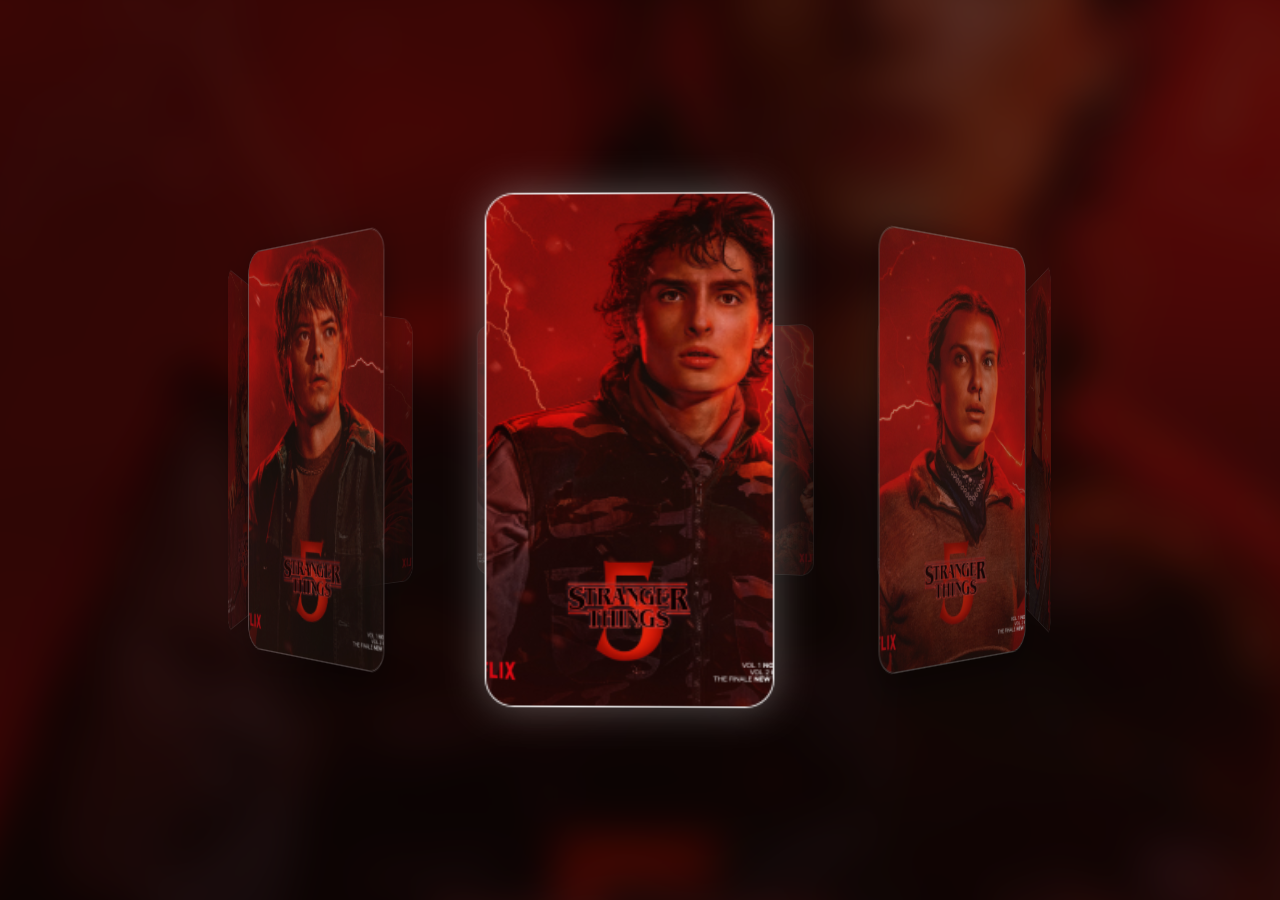
<file: Stranger Things 3D Carousel/index1.html>
<!DOCTYPE html>
<html lang="en">

<head>
  <meta charset="UTF-8" />
  <title>Stranger Things 3D Photo Carousel</title>
  <link rel="stylesheet" href="style.css">
</head>
<body>

  <div class="bg-container">
    <div class="bg-layer visible" id="bg1"></div>
    <div class="bg-layer" id="bg2"></div>
  </div>

  <div class="scene">
    <div class="carousel">
      <div class="card" data-index="0"><img src="src/images/mike.png" alt=""></div>
      <div class="card" data-index="1"><img src="src/images/jane.png" alt=""></div>
      <div class="card" data-index="2"><img src="src/images/will.png" alt=""></div>
      <div class="card" data-index="3"><img src="src/images/dustin.png" alt=""></div>
      <div class="card" data-index="4"><img src="src/images/max.png" alt=""></div>
      <div class="card" data-index="5"><img src="src/images/lucas.png" alt=""></div>
      <div class="card" data-index="6"><img src="src/images/steve.png" alt=""></div>
      <div class="card" data-index="7"><img src="src/images/nancy.png" alt=""></div>
      <div class="card" data-index="8"><img src="src/images/jonathan.png" alt=""></div>
    </div>
  </div>

  <script src="script.js"></script>
</body>

</html>
</file>
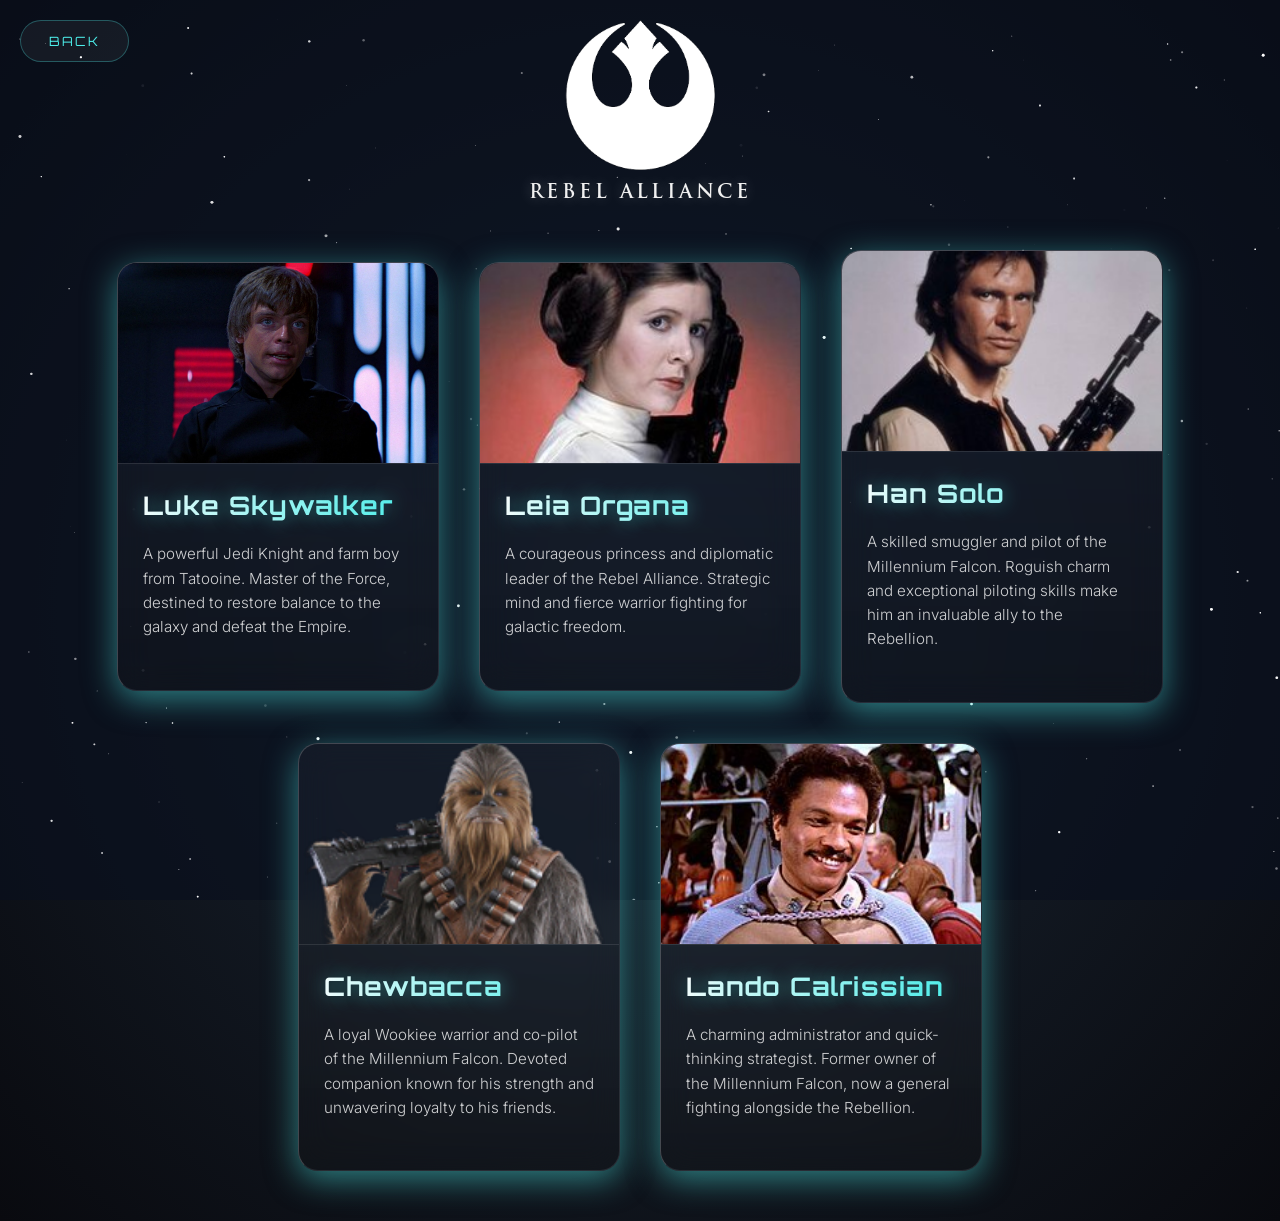
<file: swars/galactic-empire.html>
﻿<!DOCTYPE html>
<html lang="en">
<head>
    <meta charset="UTF-8">
    <meta name="viewport" content="width=device-width, initial-scale=1.0, maximum-scale=1.0, user-scalable=no">
    <title>Rebel Alliance - Galactic Interface</title>
    <link rel="stylesheet" href="style.css">
    
    <style>
        :root {
            --nebula-glow: rgba(77, 238, 234, 0.5);
        }

        .glass-card {
            box-shadow: 0 8px 32px var(--nebula-glow);
        }

        .glass-card h2 {
            text-shadow: 0 0 18px var(--nebula-glow);
        }

        .btn:active,
        .btn:hover {
            box-shadow: 0 0 16px var(--nebula-glow);
        }

        .container {
            padding-top: 250px;
        }
    </style>
</head>
<body>

    <canvas id="sky"></canvas>
    <div class="warp-overlay"></div>
    <div class="faction-banner" aria-label="Rebel Alliance emblem">
        <img class="faction-logo" src="images/rebel.png" alt="Rebel Alliance Symbol">
        <p class="faction-title">REBEL ALLIANCE</p>
    </div>

    <div class="container" id="ui-container">
        <a class="btn" style="position: fixed; top: 20px; left: 20px; z-index: 50; margin: 0;">Back</a>
        <div class="glass-card">
            <div class="card-image-wrapper">
                <img src="images/luke-skywalker.jpeg" alt="Luke Skywalker">
            </div>
            <div class="card-content">
                <h2>Luke Skywalker</h2>
                <p>A powerful Jedi Knight and farm boy from Tatooine. Master of the Force, destined to restore balance to the galaxy and defeat the Empire.</p>
            </div>
        </div>

        <div class="glass-card">
            <div class="card-image-wrapper">
                <img src="images/leia-organa.jpg" alt="Leia Organa">
            </div>
            <div class="card-content">
                <h2>Leia Organa</h2>
                <p>A courageous princess and diplomatic leader of the Rebel Alliance. Strategic mind and fierce warrior fighting for galactic freedom.</p>
            </div>
        </div>

        <div class="glass-card">
            <div class="card-image-wrapper">
                <img src="images/han-solo.jpg" alt="Han Solo">
            </div>
            <div class="card-content">
                <h2>Han Solo</h2>
                <p>A skilled smuggler and pilot of the Millennium Falcon. Roguish charm and exceptional piloting skills make him an invaluable ally to the Rebellion.</p>
            </div>
        </div>

        <div class="glass-card">
            <div class="card-image-wrapper">
                <img src="images/chewbacca.png" alt="Chewbacca">
            </div>
            <div class="card-content">
                <h2>Chewbacca</h2>
                <p>A loyal Wookiee warrior and co-pilot of the Millennium Falcon. Devoted companion known for his strength and unwavering loyalty to his friends.</p>
            </div>
        </div>

        <div class="glass-card">
            <div class="card-image-wrapper">
                <img src="images/lando-calrissian.jpg" alt="Lando Calrissian">
            </div>
            <div class="card-content">
                <h2>Lando Calrissian</h2>
                <p>A charming administrator and quick-thinking strategist. Former owner of the Millennium Falcon, now a general fighting alongside the Rebellion.</p>
            </div>
        </div>
    </div>

    <script src="script.js"></script>
</body>
</html>
</file>
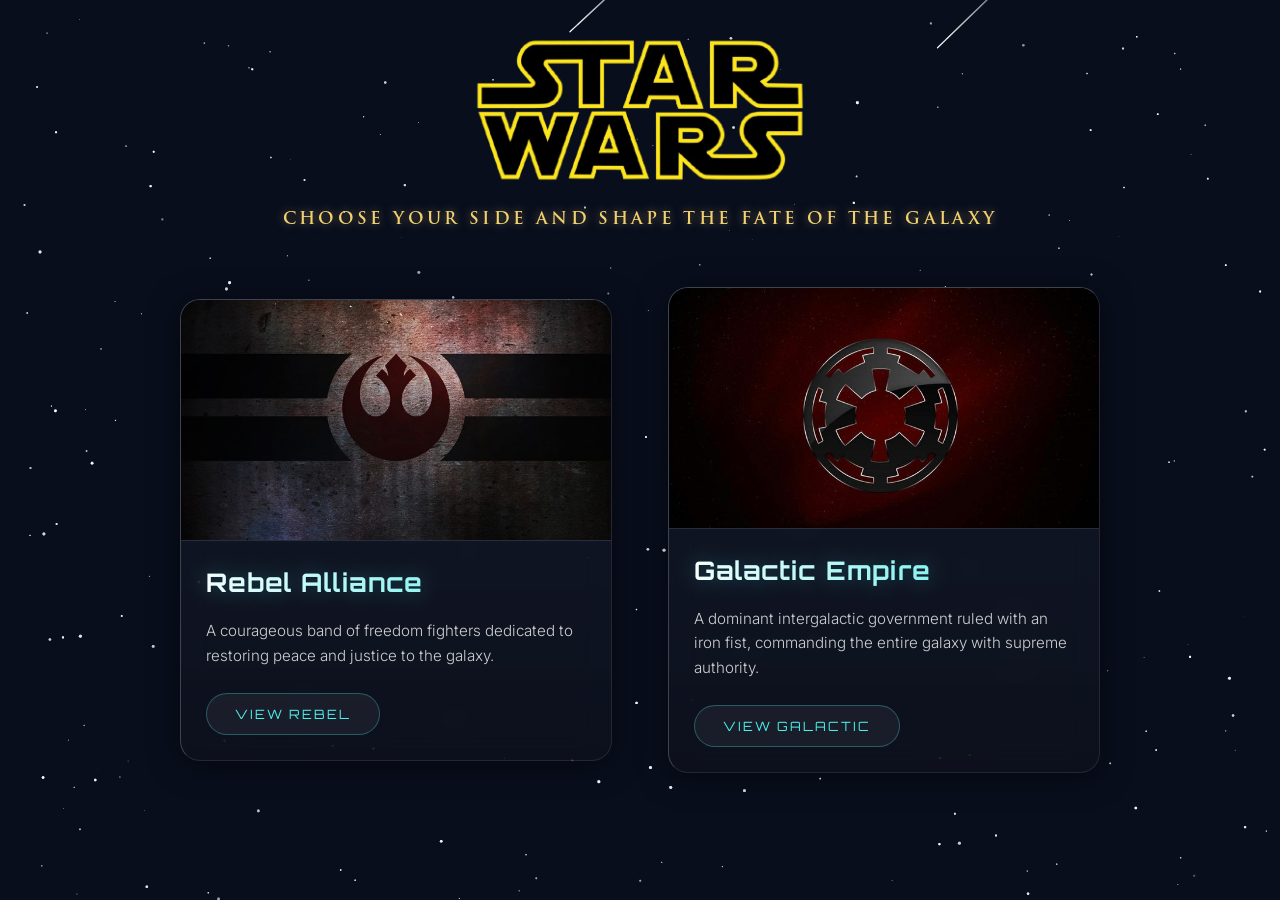
<file: swars/index2.html>
<!DOCTYPE html>
<html lang="en">
<head>
    <meta charset="UTF-8">
    <meta name="viewport" content="width=device-width, initial-scale=1.0, maximum-scale=1.0, user-scalable=no">
    <title>Galactic Interface</title>
    <link rel="stylesheet" href="style.css">
</head>
<body class="index-page">

    <canvas id="sky"></canvas>
    <div class="warp-overlay"></div>

    <img src="images/starwars.png" alt="Star Wars" class="starwars-title">
    <p class="starwars-intro">Choose your side and shape the fate of the galaxy</p>

    <div class="container" id="ui-container">
        <div class="glass-card">
            <div class="card-image-wrapper">
                <img src="images/rebel.jpg" alt="Rebel Alliance">
            </div>
            <div class="card-content">
                <h2>Rebel Alliance</h2>
                <p>A courageous band of freedom fighters dedicated to restoring peace and justice to the galaxy.</p>
                <a class="btn">View Rebel</a>
            </div>
        </div>

        <div class="glass-card">
            <div class="card-image-wrapper">
                <img src="images/galactic.jpg" alt="Galactic Empire">
            </div>
            <div class="card-content">
                <h2>Galactic Empire</h2>
                <p>A dominant intergalactic government ruled with an iron fist, commanding the entire galaxy with supreme authority.</p>
                <a class="btn">View Galactic</a>
            </div>
        </div>
    </div>

    <script src="script.js"></script>
</body>
</html>
</file>
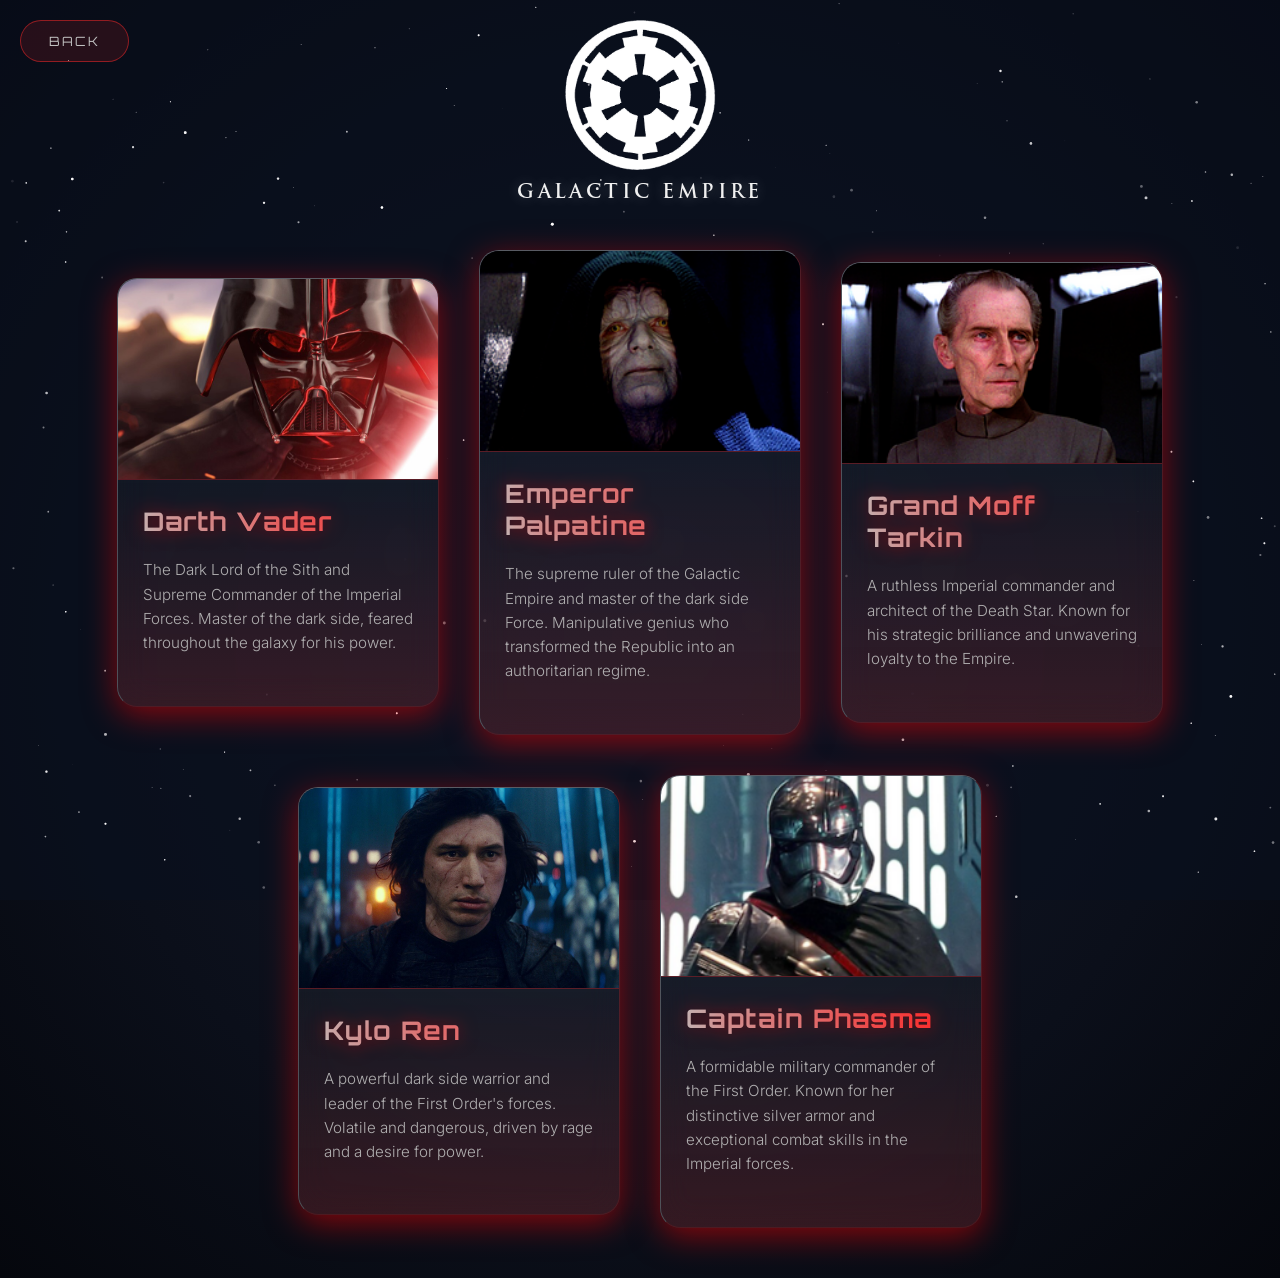
<file: swars/rebel alliance.html>
﻿<!DOCTYPE html>
<html lang="en">
<head>
    <meta charset="UTF-8">
    <meta name="viewport" content="width=device-width, initial-scale=1.0, maximum-scale=1.0, user-scalable=no">
    <title>Galactic Empire - Galactic Interface</title>
    <link rel="stylesheet" href="style.css">
    <style>
        :root {
            --sn-bg: #0B0F1A;
            --sn-primary: #FF2A2A;
            --sn-secondary: #C0C0C0;
            --sn-glow: rgba(255, 0, 0, 0.5);
        }

        body {
            background: radial-gradient(circle at center, #141a2a 0%, var(--sn-bg) 62%, #05070d 100%);
        }

        .glass-card {
            background: rgba(192, 192, 192, 0.05);
            border: 1px solid rgba(255, 42, 42, 0.25);
            border-top: 1px solid rgba(192, 192, 192, 0.4);
            border-left: 1px solid rgba(192, 192, 192, 0.35);
            box-shadow: 0 8px 32px var(--sn-glow);
        }

        .card-image-wrapper {
            border-bottom: 1px solid rgba(255, 42, 42, 0.3);
        }

        .card-content {
            background: linear-gradient(to bottom, rgba(0, 0, 0, 0) 0%, rgba(255, 42, 42, 0.14) 100%);
        }

        .glass-card h2 {
            background: linear-gradient(90deg, var(--sn-secondary), var(--sn-primary));
            -webkit-background-clip: text;
            -webkit-text-fill-color: transparent;
            text-shadow: 0 0 18px var(--sn-glow);
        }

        .glass-card p {
            color: rgba(192, 192, 192, 0.9);
        }

        .btn {
            background: rgba(255, 42, 42, 0.12);
            color: var(--sn-secondary);
            border: 1px solid rgba(255, 42, 42, 0.5);
        }

        .btn:active,
        .btn:hover {
            background: rgba(255, 42, 42, 0.28);
            box-shadow: 0 0 16px var(--sn-glow);
            border-color: var(--sn-primary);
            color: #ffffff;
        }

        .warp-overlay {
            background: white;
        }

        .container {
            padding-top: 250px;
        }
    </style>
</head>
<body>

    <canvas id="sky"></canvas>
    <div class="warp-overlay"></div>
    <div class="faction-banner" aria-label="Galactic Empire emblem">
        <img class="faction-logo" src="images/galactic.png" alt="Galactic Empire Symbol">
        <p class="faction-title">GALACTIC EMPIRE</p>
    </div>

    <div class="container" id="ui-container">
        <a class="btn" style="position: fixed; top: 20px; left: 20px; z-index: 50; margin: 0;">Back</a>
        <div class="glass-card">
            <div class="card-image-wrapper">
                <img src="images/darth-vader.jpeg" alt="Darth Vader">
            </div>
            <div class="card-content">
                <h2>Darth Vader</h2>
                <p>The Dark Lord of the Sith and Supreme Commander of the Imperial Forces. Master of the dark side, feared throughout the galaxy for his power.</p>
            </div>
        </div>

        <div class="glass-card">
            <div class="card-image-wrapper">
                <img src="images/emperor-palpatine.png" alt="Emperor Palpatine">
            </div>
            <div class="card-content">
                <h2>Emperor Palpatine</h2>
                <p>The supreme ruler of the Galactic Empire and master of the dark side Force. Manipulative genius who transformed the Republic into an authoritarian regime.</p>
            </div>
        </div>

        <div class="glass-card">
            <div class="card-image-wrapper">
                <img src="images/grand-moff-tarkin.png" alt="Grand Moff Tarkin">
            </div>
            <div class="card-content">
                <h2>Grand Moff Tarkin</h2>
                <p>A ruthless Imperial commander and architect of the Death Star. Known for his strategic brilliance and unwavering loyalty to the Empire.</p>
            </div>
        </div>

        <div class="glass-card">
            <div class="card-image-wrapper">
                <img src="images/kylo-ren.jpeg" alt="Kylo Ren">
            </div>
            <div class="card-content">
                <h2>Kylo Ren</h2>
                <p>A powerful dark side warrior and leader of the First Order's forces. Volatile and dangerous, driven by rage and a desire for power.</p>
            </div>
        </div>

        <div class="glass-card">
            <div class="card-image-wrapper">
                <img src="images/captain-phasma.png" alt="Captain Phasma">
            </div>
            <div class="card-content">
                <h2>Captain Phasma</h2>
                <p>A formidable military commander of the First Order. Known for her distinctive silver armor and exceptional combat skills in the Imperial forces.</p>
            </div>
        </div>
    </div>

    <script src="script.js"></script>
</body>
</html>
</file>
<file: style.css>
*, *::before, *::after {
  margin: 0;
  padding: 0;
  box-sizing: border-box;
}

img {
  max-width: 100%;
}

:root {
  color-scheme: dark;
  --primary: #060709;
  --primary-light: #0f131a;
  --primary-dark: #020306;
  --accent: #38bdf8;
  --accent-alt: #8b5cf6;
  --text-hi: #e8f4ff;
  --text-lo: #ffffff;
  --surface: rgba(12, 17, 28, 0.88);
  --surface-strong: rgba(16, 22, 38, 0.94);
  --border: rgba(56, 189, 248, 0.2);
  --page-bg: radial-gradient(circle at top left, rgba(56, 189, 248, 0.12), transparent 28%),
              radial-gradient(circle at bottom right, rgba(139, 92, 246, 0.14), transparent 20%),
              linear-gradient(180deg, #020306 0%, #08101f 100%);
  --nav-bg: rgba(11, 16, 29, 0.92);
  --nav-inner-bg: rgba(255, 255, 255, 0.05);
  --nav-active-bg: rgba(56, 189, 248, 0.18);
  --nav-active-text: #e8f4ff;
  --nav-active-shadow: 0 12px 30px rgba(56, 189, 248, 0.18);
  --nav-shadow: 0 24px 54px rgba(0, 0, 0, 0.45);
  --name-gradient: linear-gradient(90deg, #ffffff, var(--accent), var(--accent-alt), #ffffff);
  --control-bg: rgba(8, 8, 8, 0.32);
  --control-bg-soft: rgba(8, 8, 8, 0.28);
  --control-border: rgba(0, 209, 255, 0.18);
  --panel-bg: rgba(10, 16, 28, 0.78);
  --panel-strong: rgba(8, 14, 28, 0.78);
  --panel-soft: rgba(12, 18, 32, 0.72);
  --panel-deep: rgba(7, 12, 22, 0.82);
  --accent-soft: rgba(56, 189, 248, 0.14);
  --card-shadow: 0 16px 40px rgba(0, 0, 0, 0.22);
  --card-hover-shadow: 0 18px 36px rgba(0, 0, 0, 0.24);
  --badge-text: #050505;
  --footer-border: rgba(0, 209, 255, 0.25);
  --preview-bg: linear-gradient(135deg, rgba(56, 189, 248, 0.18), rgba(139, 92, 246, 0.18)),
                radial-gradient(circle at 24% 28%, rgba(255, 255, 255, 0.14), transparent 22%),
                #070c16;
  --preview-icon-bg: rgba(5, 9, 16, 0.78);
  --toggle-track: rgba(255, 255, 255, 0.06);
  --toggle-thumb: #eef8ff;
  --toggle-icon: #101827;
  --toggle-shift: 0;
  --button-primary-bg: linear-gradient(135deg, var(--accent) 0%, #f59e0b 100%);
  --button-primary-text: #021018;
  --button-secondary-bg: var(--control-bg);
  --button-secondary-text: var(--text-hi);
}

html[data-theme="light"] {
  color-scheme: light;
  --primary: #f8fbff;
  --primary-light: #ffffff;
  --primary-dark: #dbeafe;
  --accent: #0891b2;
  --accent-alt: #7c3aed;
  --text-hi: #101827;
  --text-lo: #000000;
  --surface: rgba(255, 255, 255, 0.76);
  --surface-strong: rgba(255, 255, 255, 0.9);
  --border: rgba(8, 145, 178, 0.22);
  --page-bg: radial-gradient(circle at top left, rgba(8, 145, 178, 0.18), transparent 30%),
              radial-gradient(circle at bottom right, rgba(124, 58, 237, 0.12), transparent 24%),
              linear-gradient(180deg, #fbfdff 0%, #eaf5ff 100%);
  --nav-bg: rgba(255, 255, 255, 0.84);
  --nav-inner-bg: rgba(15, 23, 42, 0.06);
  --nav-active-bg: rgba(8, 145, 178, 0.14);
  --nav-active-text: #0f172a;
  --nav-active-shadow: 0 12px 30px rgba(8, 145, 178, 0.16);
  --nav-shadow: 0 22px 46px rgba(15, 23, 42, 0.16);
  --name-gradient: linear-gradient(90deg, #0f172a, var(--accent), var(--accent-alt), #0f172a);
  --control-bg: rgba(255, 255, 255, 0.64);
  --control-bg-soft: rgba(255, 255, 255, 0.58);
  --control-border: rgba(8, 145, 178, 0.22);
  --panel-bg: rgba(255, 255, 255, 0.72);
  --panel-strong: rgba(255, 255, 255, 0.78);
  --panel-soft: rgba(255, 255, 255, 0.66);
  --panel-deep: rgba(255, 255, 255, 0.78);
  --accent-soft: rgba(8, 145, 178, 0.12);
  --card-shadow: 0 16px 40px rgba(15, 23, 42, 0.12);
  --card-hover-shadow: 0 18px 36px rgba(15, 23, 42, 0.16);
  --badge-text: #ffffff;
  --footer-border: rgba(8, 145, 178, 0.24);
  --preview-bg: linear-gradient(135deg, rgba(8, 145, 178, 0.16), rgba(124, 58, 237, 0.12)),
                radial-gradient(circle at 24% 28%, rgba(255, 255, 255, 0.82), transparent 24%),
                #eaf5ff;
  --preview-icon-bg: rgba(255, 255, 255, 0.82);
  --toggle-track: rgba(15, 23, 42, 0.08);
  --toggle-thumb: #ffffff;
  --toggle-icon: #d97706;
  --toggle-shift: 22px;
  --button-primary-bg: linear-gradient(135deg, var(--accent) 0%, #7c3aed 100%);
  --button-primary-text: #ffffff;
  --button-secondary-bg: rgba(255, 255, 255, 0.68);
  --button-secondary-text: #0f172a;
}

::view-transition-old(root),
::view-transition-new(root) {
  animation: none;
  mix-blend-mode: normal;
}

::view-transition-new(root) {
  z-index: 2;
}

::view-transition-old(root) {
  z-index: 1;
}

html {
  scroll-padding-top: 110px;
  scroll-behavior: smooth;
}

.skip-link {
  position: fixed;
  top: 12px;
  left: 12px;
  z-index: 200;
  transform: translateY(-140%);
  border: 1px solid var(--border);
  border-radius: 999px;
  background: var(--nav-bg);
  color: var(--text-hi);
  padding: 10px 14px;
  font-size: 0.9rem;
  font-weight: 700;
  text-decoration: none;
  box-shadow: var(--nav-shadow);
  transition: transform 0.2s ease;
}

.skip-link:focus {
  transform: translateY(0);
}

html,
body {
  width: 100%;
  min-height: 100%;
  margin: 0;
  overflow-x: hidden;
  background: var(--page-bg);
  background-attachment: fixed;
  background-repeat: no-repeat;
  background-size: cover;
  color: var(--text-hi);
  font-family: "Inter", "Segoe UI", Arial, sans-serif;
  transition: background 0.4s ease, color 0.3s ease;
}

/* NAV */
.navbar {
  position: fixed;
  top: 18px;
  left: 50%;
  width: fit-content;
  max-width: min(760px, calc(100% - 40px));
  z-index: 100;
  display: flex;
  align-items: center;
  justify-content: center;
  gap: 10px;
  padding: 10px 18px;
  margin: 0;
  transform: translateX(-50%);
  background: var(--nav-bg);
  border: 1px solid var(--border);
  border-radius: 22px;
  box-shadow: var(--nav-shadow);
  backdrop-filter: blur(18px);
  transition: background 0.3s ease, border-color 0.3s ease, box-shadow 0.3s ease;
}





.nav-links {
  display: flex;
  align-items: center;
  justify-content: center;
  flex: 1 1 auto;
  flex-wrap: wrap;
  gap: 8px;
  margin: 0;
  list-style: none;
  padding: 6px;
  border-radius: 999px;
  background: var(--nav-inner-bg);
  transition: background 0.3s ease;
}

.nav-links a {
  display: inline-flex;
  align-items: center;
  justify-content: center;
  text-decoration: none;
  color: var(--text-hi);
  font-size: 12px;
  font-weight: 700;
  letter-spacing: 0.12em;
  padding: 8px 14px;
  border-radius: 999px;
  white-space: nowrap;
  transition: background 0.25s ease, color 0.25s ease, box-shadow 0.25s ease;
}

.nav-prtt {
  font-family: "Rethink Sans", sans-serif;
  font-weight: 900;
  font-style: normal;
  text-transform: uppercase;
  letter-spacing: 0.12em;
  color: var(--text-hi);
  font-size: 12px;
  padding: 10px 14px;
  border-radius: 999px;
  background: rgba(255, 255, 255, 0.03);
  border: 1px solid var(--border);
  text-rendering: geometricPrecision;
}

.nav-links a:hover,
.nav-links a.active {
  background: var(--nav-active-bg);
  color: var(--nav-active-text);
  box-shadow: var(--nav-active-shadow);
}

.nav-underline {
  display: none;
}

.theme-toggle {
  flex: 0 0 auto;
  width: 58px;
  height: 36px;
  padding: 3px;
  border: 1px solid var(--border);
  border-radius: 999px;
  background: var(--toggle-track);
  color: var(--toggle-icon);
  cursor: pointer;
  display: inline-flex;
  align-items: center;
  justify-content: center;
  box-shadow: inset 0 1px 0 rgba(255, 255, 255, 0.12), 0 12px 26px rgba(0, 0, 0, 0.16);
  transition: background 0.3s ease, border-color 0.3s ease, box-shadow 0.3s ease, transform 0.2s ease;
}

.theme-toggle:hover {
  transform: translateY(-1px);
}

.theme-toggle:focus-visible {
  outline: 2px solid var(--accent);
  outline-offset: 3px;
}

.theme-toggle-track {
  position: relative;
  width: 100%;
  height: 100%;
  border-radius: inherit;
}

.theme-toggle-thumb {
  position: absolute;
  top: 50%;
  left: 2px;
  width: 26px;
  height: 26px;
  border-radius: 50%;
  background: var(--toggle-thumb);
  color: var(--toggle-icon);
  box-shadow: 0 8px 18px rgba(0, 0, 0, 0.22);
  transform: translate(var(--toggle-shift), -50%);
  transition: transform 0.48s cubic-bezier(0.22, 1, 0.36, 1), background 0.3s ease, color 0.3s ease;
}

.theme-icon {
  position: absolute;
  top: 50%;
  left: 50%;
  width: 16px;
  height: 16px;
  stroke: currentColor;
  stroke-width: 2;
  stroke-linecap: round;
  stroke-linejoin: round;
  transform: translate(-50%, -50%);
  transition: opacity 0.25s ease, transform 0.45s cubic-bezier(0.22, 1, 0.36, 1);
}

.theme-icon-sun {
  opacity: 0;
  transform: translate(-50%, -50%) rotate(-90deg) scale(0.45);
}

.theme-icon-moon {
  opacity: 1;
  transform: translate(-50%, -50%) rotate(0deg) scale(1);
}

html[data-theme="light"] .theme-icon-sun {
  opacity: 1;
  transform: translate(-50%, -50%) rotate(0deg) scale(1);
}

html[data-theme="light"] .theme-icon-moon {
  opacity: 0;
  transform: translate(-50%, -50%) rotate(90deg) scale(0.45);
}

/* ABOUT JIG */
.about-jig {
  width: 100%;
  max-width: 520px;
  aspect-ratio: 3 / 2;
  border-radius: 22px;
  overflow: hidden;
  margin: 10px 0 26px;

  border: 1px solid rgba(56, 189, 248, 0.24);
  background: var(--panel-bg);
  box-shadow: 0 18px 50px rgba(0, 0, 0, 0.28);
  position: relative;
}

.about-jig::before {
  content: "";
  position: absolute;
  inset: -25%;
  background: radial-gradient(circle at 30% 20%, rgba(56, 189, 248, 0.28), transparent 45%),
              radial-gradient(circle at 70% 80%, rgba(139, 92, 246, 0.22), transparent 45%);
  opacity: 0;
  transition: opacity 0.35s ease;
  pointer-events: none;
}

.about-jig:hover::before {
  opacity: 1;
}

.about-jig-img {
  width: 100%;
  height: 100%;
  display: block;
  object-fit: cover;
  filter: saturate(1.05) contrast(1.1) brightness(0.98);
  transform: scale(1.01);
  transition: transform 0.35s ease, filter 0.35s ease;
}

.about-jig:hover .about-jig-img {
  transform: scale(1.06) rotate(-0.35deg);
  filter: saturate(1.12) contrast(1.12) brightness(1.02);
}

/* HERO */
.hero {
  width: 100%;

  min-height: 100vh;
  min-height: 100svh;
  height: auto;
  position: relative;
  display: flex;
  align-items: center;
}

.content {
  position: relative;
  z-index: 10;
  width: 100%;
  max-width: 1240px;
  min-width: 0;
  margin: 0 auto;
  display: flex;
  align-items: center;
  justify-content: space-between;
  gap: clamp(32px, 7vw, 96px);
  padding: clamp(72px, 8vw, 96px) clamp(24px, 7vw, 100px) clamp(52px, 7vw, 84px);
}

.text-block {
  flex: 1;
  max-width: min(700px, 100%);
  min-width: 0;
  padding-right: 0;
}

.hello {
   font-size: 0.85rem;
   font-weight: 500;
   letter-spacing: 0.22em;
   color: var(--text-lo);
   margin-bottom: 24px;
   text-transform: uppercase;
   opacity: 0.8;
}

.name-line {
  display: flex;
  align-items: center;
  flex-wrap: wrap;
  gap: 16px;
  width: fit-content;
  max-width: 100%;
  min-height: calc(2.4rem + 5px);
  margin-bottom: 28px;
  filter: drop-shadow(0 20px 40px rgba(0, 209, 255, 0.12)), drop-shadow(0 4px 12px rgba(139, 92, 246, 0.08));
  animation: name-line-float 4s ease-in-out infinite;
}

.name-line span {
   font-family: "Inter", "Segoe UI", Arial, sans-serif;
   font-weight: 800;
   font-size: calc(clamp(2.25rem, 6vw, 3.2rem) + 12px);
   line-height: 1;
   letter-spacing: 0.02em;
   background: var(--name-gradient);
   background-size: 260% auto;
   background-clip: text;
   color: transparent;
   -webkit-background-clip: text;
   -webkit-text-fill-color: transparent;
   animation: name-gradient-flow 5s ease-in-out infinite;
 }

.name-last {
  padding: 0;
  border-radius: 0;
}

.role {
  width: fit-content;
  max-width: 100%;
  font-size: clamp(0.78rem, 2vw, 0.95rem);
  line-height: 1.45;
  font-weight: 600;
  letter-spacing: 0.08em;
  color: var(--text-hi);
  padding: 10px 20px;
  border: 1px solid var(--control-border);
  border-radius: 999px;
  background: var(--control-bg);
  text-transform: uppercase;
  backdrop-filter: blur(8px);
  margin-bottom: 18px;
  box-shadow: 0 8px 24px rgba(0, 209, 255, 0.06);
}

.hero-summary {
  max-width: 590px;
  color: var(--text-lo);
  font-size: clamp(1rem, 2vw, 1.08rem);
  line-height: 1.75;
  margin-bottom: 24px;
}

.hero-actions {
  display: flex;
  flex-wrap: wrap;
  gap: 12px;
  margin-bottom: 32px;
}

.button {
  display: inline-flex;
  min-height: 44px;
  align-items: center;
  justify-content: center;
  border-radius: 999px;
  padding: 0 20px;
  font-size: 0.95rem;
  font-weight: 800;
  line-height: 1;
  text-decoration: none;
  border: 1px solid var(--border);
  transition: transform 0.2s ease, border-color 0.2s ease, box-shadow 0.2s ease, background 0.2s ease;
}

.button:hover {
  transform: translateY(-2px);
}

.button:focus-visible {
  outline: 2px solid var(--accent);
  outline-offset: 3px;
}

.button-primary {
  background: var(--button-primary-bg);
  color: var(--button-primary-text);
  border-color: transparent;
  box-shadow: 0 16px 34px rgba(56, 189, 248, 0.18);
}

.button-secondary {
  background: var(--button-secondary-bg);
  color: var(--button-secondary-text);
  backdrop-filter: blur(12px);
}

.language-carousel {
  margin-top: 0;
  width: min(470px, 100%);
  overflow: hidden;
  border-radius: 999px;
  border: 1px solid var(--control-border);
  background: var(--control-bg-soft);
  padding: 12px 16px;
  backdrop-filter: blur(12px);
  box-shadow: inset 0 2px 8px rgba(0, 0, 0, 0.3), 0 8px 24px rgba(0, 209, 255, 0.04);
}

.language-carousel-track {
  display: flex;
  align-items: center;
  gap: 18px;
  width: max-content;
  animation: language-carousel-loop 18s linear infinite;
}

.language-carousel-icon {
  width: 50px;
  height: 50px;
  object-fit: contain;
  flex: 0 0 auto;
  filter: drop-shadow(0 0 8px rgba(0, 209, 255, 0.35));
}

@keyframes language-carousel-loop {
  from {
    transform: translateX(0);
  }
  to {
    transform: translateX(calc(-50% - 9px));
  }
}

@keyframes name-gradient-flow {
  0% {
    background-position: 0% 50%;
  }
  50% {
    background-position: 100% 50%;
  }
  100% {
    background-position: 0% 50%;
  }
}

@keyframes name-line-float {
  0%,
  100% {
    transform: translateY(0);
  }
  50% {
    transform: translateY(-4px);
  }
}

/* Photo */
.photo-wrap {
  flex-shrink: 0;
  margin-left: auto;
  width: clamp(240px, 29vw, 380px);
  aspect-ratio: 8 / 9;
  height: auto;
  position: relative;
  padding: 8px;
  border: 1px solid var(--border);
  border-radius: 32px;
  background: linear-gradient(135deg, rgba(56, 189, 248, 0.16), rgba(139, 92, 246, 0.08));
  box-shadow: var(--card-shadow);
  overflow: hidden;
}

.photo-wrap img {
  width: 100%;
  height: 100%;
  object-fit: cover;
  display: block;
}

.photo-placeholder {
  width: 100%;
  height: 100%;
  position: relative;
  z-index: 1;
  overflow: hidden;
  border-radius: 24px;
}

.photo {
  width: 100%;
  height: 100%;
  object-fit: cover;
  border-radius: 24px;
  transition: transform 0.3s ease, box-shadow 0.3s ease;
  box-shadow: none;
  position: relative;
}

.photo-wrap::before {
  content: "";
  position: absolute;
  inset: -20%;
  border-radius: inherit;
  z-index: 0;
  opacity: 0;
  pointer-events: none;
  transition: all 0.4s cubic-bezier(0.77, 0, 0.18, 1);
}

.photo-wrap:hover::before {
  opacity: 1;
  background: radial-gradient(circle, rgba(0, 209, 255, 0.18) 0%, transparent 70%);
}

.photo-wrap:hover .photo {
  transform: scale(1.04);
  box-shadow: none;
}

.photo-placeholder svg {
  position: absolute;
  bottom: 0;
  width: 90%;
}

/* Sections */
.sections-container {
  width: 100%;
  position: relative;
}

section {
  display: flex;
  width: 100%;
  min-height: 100vh;
  min-height: 100svh;
  flex-shrink: 0;
  padding: 0;
  /* when navigating via JS, we manually offset scroll; this should match */
  scroll-margin-top: 110px;
}

.about-section,
.skills-section,
.projects-section,
.contact-section {
  position: relative;
  align-items: flex-start;
  min-height: 100vh;
  min-height: 100svh;
  height: auto;
  padding: 0;
  overflow: hidden;
}

.skills-section .content,
.projects-section .content,
.contact-section .content {
  align-items: flex-start;
}

.section-title {
  font-family: "Inter", "Segoe UI", Arial, sans-serif;
  font-weight: 800;
  font-size: clamp(2rem, 5vw, 3rem);
  color: var(--accent);
  margin-bottom: 24px;
  letter-spacing: 0.06em;
}

.about-section .text-block {
  max-width: 920px;
}

.skills-section .text-block,
.projects-section .text-block,
.contact-section .text-block {
  max-width: 980px;
}

.section-text {
  font-size: clamp(0.98rem, 2.2vw, 1.05rem);
  line-height: 1.9;
  color: var(--text-lo);
  margin-bottom: 20px;
  max-width: 760px;
}

.about-card,
.skill-card,
.experience-item,
.project-card {
  border-color: var(--border);
  background: var(--panel-bg);
}

.about-card,
.skill-card,
.experience-item,
.project-card {
  box-shadow: var(--card-shadow);
}

.skill-card:hover,
.about-card:hover {
  transform: translateY(-4px);
  border-color: rgba(139, 92, 246, 0.26);
}

.about-details {
  display: grid;
  grid-template-columns: repeat(auto-fit, minmax(min(100%, 240px), 1fr));
  gap: clamp(16px, 2.5vw, 20px);
  max-width: 920px;
  margin-top: 28px;
}

.about-card {
  border: 1px solid var(--border);
  background: var(--panel-strong);
  border-radius: 8px;
  padding: clamp(18px, 3vw, 24px);
  backdrop-filter: blur(24px);
  transition: transform 0.3s ease, border-color 0.3s ease, box-shadow 0.3s ease;
}

.about-card:hover {
  transform: translateY(-6px);
  border-color: rgba(139, 92, 246, 0.3);
  box-shadow: var(--card-hover-shadow);
}

.about-card h3 {
  color: var(--accent-alt);
  font-size: 1.06rem;
  letter-spacing: 0.03em;
  margin-bottom: 12px;
}

.about-card p {
  color: var(--text-lo);
  font-size: 1rem;
  line-height: 1.75;
}

.about-education-title {
  margin-top: 36px;
}

.education-list {
  display: grid;
  grid-template-columns: repeat(auto-fit, minmax(min(100%, 250px), 1fr));
  gap: clamp(16px, 2.5vw, 18px);
  max-width: 920px;
}

.education-item {
  display: flex;
  gap: 16px;
  align-items: flex-start;
  border: 1px solid var(--border);
  border-radius: 8px;
  background: var(--panel-bg);
  padding: clamp(16px, 3vw, 20px);
  box-shadow: var(--card-shadow);
  backdrop-filter: blur(18px);
}

.education-year {
  flex: 0 0 auto;
  min-width: 58px;
  padding: 8px 10px;
  border-radius: 999px;
  background: var(--accent-soft);
  color: var(--accent);
  font-size: 0.85rem;
  font-weight: 800;
  text-align: center;
  letter-spacing: 0.04em;
}

.education-item h3 {
  color: var(--accent-alt);
  font-size: 1.04rem;
  line-height: 1.35;
  margin-bottom: 8px;
}

.education-item p {
  color: var(--text-lo);
  font-size: 0.96rem;
  line-height: 1.6;
}

.skills-grid {
  margin-top: 30px;
  display: grid;
  grid-template-columns: repeat(auto-fit, minmax(min(100%, 128px), 1fr));
  gap: clamp(14px, 2.4vw, 18px);
  max-width: 900px;
}

.skill-card {
  border: 1px solid var(--border);
  background: var(--panel-soft);
  border-radius: 8px;
  padding: clamp(16px, 3vw, 18px) 14px;
  text-align: center;
  transition: transform 0.3s ease, border-color 0.3s ease;
}

.skill-card:hover {
  transform: translateY(-6px);
  border-color: rgba(56, 189, 248, 0.3);
}

.skill-logo {
  width: 52px;
  height: 52px;
  display: block;
  margin: 0 auto 12px;
  object-fit: contain;
}



.skill-card p {
  color: var(--text-hi);
  font-size: 0.92rem;
  font-weight: 600;
  letter-spacing: 0.04em;
  text-transform: uppercase;
}

.subsection-title {
  margin-top: 44px;
  margin-bottom: 20px;
  color: var(--accent-alt);
  font-family: "Inter", "Segoe UI", Arial, sans-serif;
  font-weight: 800;
  font-size: clamp(1.55rem, 4vw, 2rem);
  letter-spacing: 0.05em;
  text-transform: uppercase;
}

.experience-grid {
  margin-top: 22px;
  display: grid;
  grid-template-columns: repeat(auto-fit, minmax(min(100%, 230px), 1fr));
  gap: clamp(16px, 2.5vw, 22px);
  max-width: 900px;
}

.experience-item {
  border: 1px solid var(--border);
  background: var(--panel-bg);
  border-radius: 8px;
  padding: clamp(18px, 3vw, 24px);
  backdrop-filter: blur(18px);
}

.experience-item h3 {
  color: var(--accent-alt);
  font-size: 1.08rem;
  margin-bottom: 12px;
  letter-spacing: 0.03em;
}

.experience-item p {
  color: var(--text-lo);
  line-height: 1.75;
  font-size: 1rem;
}

.projects-grid {
  margin-top: 30px;
  display: grid;
  /* show 2 project cards per row when space allows */
  grid-template-columns: repeat(2, minmax(0, 1fr));
  gap: clamp(18px, 3vw, 24px);
  max-width: 980px;
}

@media (max-width: 860px) {
  .projects-grid {
    grid-template-columns: 1fr;
  }
}


.project-card {
  border: 1px solid var(--border);
  background: var(--panel-deep);
  border-radius: 8px;
  overflow: hidden;
  display: flex;
  flex-direction: column;
  min-height: 100%;
  backdrop-filter: blur(18px);
  transition: transform 0.25s ease, border-color 0.25s ease, box-shadow 0.25s ease;
}

.project-card:hover {
  transform: translateY(-6px);
  border-color: rgba(139, 92, 246, 0.28);
  box-shadow: var(--card-hover-shadow);
}

.project-image {
  width: 100%;
  aspect-ratio: 16 / 9;
  height: auto;
  object-fit: cover;
  display: block;
  filter: saturate(0.9) contrast(1.05) brightness(0.95);
}

.project-code-preview {
  display: flex;
  align-items: center;
  justify-content: center;
  width: 100%;
  aspect-ratio: 16 / 9;
  background: var(--preview-bg);
}

.project-code-preview span {
  display: inline-flex;
  align-items: center;
  justify-content: center;
  width: 84px;
  height: 84px;
  border: 1px solid rgba(56, 189, 248, 0.32);
  border-radius: 8px;
  background: var(--preview-icon-bg);
  color: var(--accent);
  font-size: 1.8rem;
  font-weight: 800;
  letter-spacing: 0.08em;
  box-shadow: 0 18px 40px rgba(0, 0, 0, 0.22);
}

.project-content {
  padding: clamp(18px, 3vw, 24px);
}

.project-content h3 {
  color: var(--accent-alt);
  font-size: 1.3rem;
  letter-spacing: 0.03em;
  margin-bottom: 12px;
}

.project-content p {
  color: var(--text-lo);
  line-height: 1.8;
  font-size: 0.98rem;
  margin-bottom: 18px;
}

.project-content a {
  display: inline-flex;
  min-height: 38px;
  align-items: center;
  justify-content: center;
  border: 1px solid var(--border);
  border-radius: 999px;
  background: var(--control-bg);
  padding: 0 14px;
  color: var(--accent);
  font-weight: 700;
  text-decoration: none;
  letter-spacing: 0.04em;
  transition: color 0.2s ease, border-color 0.2s ease, transform 0.2s ease;
}

.project-content a:hover {
  color: var(--accent-alt);
  border-color: rgba(139, 92, 246, 0.34);
  transform: translateY(-1px);
}

.contact-block {
  width: 100%;
}

.contact-layout {
  display: grid;
  grid-template-columns: minmax(0, 1fr) minmax(320px, 0.85fr);
  gap: clamp(20px, 4vw, 32px);
  align-items: stretch;
  margin-top: 30px;
  max-width: 980px;
}

.contact-methods {
  display: grid;
  grid-template-columns: repeat(2, minmax(0, 1fr));
  gap: clamp(14px, 2.5vw, 18px);
}

.contact-cards {
  height: 100%;
  display: flex;
  flex-direction: column;

  border: 1px solid var(--border);
  border-radius: 8px;
  background: var(--panel-bg);
  box-shadow: var(--card-shadow);
  backdrop-filter: blur(18px);
  padding: clamp(18px, 3vw, 24px);
}


.feedback-form {
  align-self: stretch;
  height: 100%;
}


.contact-card,
.feedback-form {
  border: 1px solid var(--border);
  border-radius: 8px;
  background: var(--panel-bg);
  box-shadow: var(--card-shadow);
  backdrop-filter: blur(18px);
}

.contact-card {
  min-height: 126px;
  display: flex;
  align-items: flex-start;
  gap: 14px;
  padding: clamp(16px, 3vw, 20px);
  color: var(--text-hi);
  text-decoration: none;
  transition: transform 0.25s ease, border-color 0.25s ease, box-shadow 0.25s ease;
}

.contact-card:hover {
  transform: translateY(-4px);
  border-color: rgba(139, 92, 246, 0.3);
  box-shadow: var(--card-hover-shadow);
}

.contact-icon {
  flex: 0 0 auto;
  width: 44px;
  height: 44px;
  display: inline-flex;
  align-items: center;
  justify-content: center;
  border-radius: 8px;
  color: #fff;
}

.contact-icon svg {
  width: 23px;
  height: 23px;
  stroke: currentColor;
  stroke-width: 1.9;
  stroke-linecap: round;
  stroke-linejoin: round;
}

.facebook-icon {
  background: #1877f2;
}

.gmail-icon {
  background: #ea4335;
}

.instagram-icon {
  background: linear-gradient(135deg, #f58529, #dd2a7b 48%, #8134af);
}

.phone-icon {
  background: linear-gradient(135deg, var(--accent), var(--accent-alt));
}

.contact-card h3,
.feedback-form h3 {
  color: var(--accent-alt);
  font-size: 1.08rem;
  margin-bottom: 8px;
}

.contact-card p {
  color: var(--text-lo);
  font-size: 0.96rem;
  line-height: 1.55;
  overflow-wrap: anywhere;
}

.feedback-form {
  display: grid;
  gap: 14px;
  padding: clamp(18px, 3vw, 24px);
}

.feedback-form label {
  display: grid;
  gap: 8px;
  color: color-mix(in srgb, var(--text-hi) 70%, transparent);
  font-size: 0.85rem;
  font-weight: 600;
}


.feedback-form input,
.feedback-form textarea {
  width: 100%;
  border: 1px solid var(--border);
  border-radius: 8px;
  background: var(--control-bg);
  color: var(--text-hi);
  font: inherit;
  padding: 12px 14px;
  outline: none;
  transition: border-color 0.2s ease, box-shadow 0.2s ease, background 0.2s ease;
}

.feedback-form textarea {
  resize: vertical;
  min-height: 132px;
}

.feedback-form input::placeholder,
.feedback-form textarea::placeholder {
  color: var(--text-lo);
}

.feedback-form input:focus,
.feedback-form textarea:focus {
  border-color: var(--accent);
  box-shadow: 0 0 0 3px rgba(56, 189, 248, 0.14);
}

.feedback-form .button {
  width: fit-content;
  border: 0;
  cursor: pointer;
}

.feedback-status {
  min-height: 1.4em;
  color: var(--accent);
  font-size: 0.95rem;
  font-weight: 700;
}

.site-footer {
  background: transparent;
  border-top: 1px solid var(--footer-border);
  padding: clamp(34px, 6vw, 42px) clamp(22px, 7vw, 60px);
}

.footer-content {
  max-width: 980px;
  margin: 0 auto;
}

.footer-content h2 {
  font-family: "Inter", "Segoe UI", Arial, sans-serif;
  font-weight: 800;
  color: var(--accent);
  font-size: 2rem;
  margin-bottom: 12px;
  letter-spacing: 0.03em;
}

.footer-content > p {
  color: var(--text-lo);
  font-size: 1rem;
  line-height: 1.7;
  margin-bottom: 18px;
}

.footer-compact {
  text-align: center;
}

.footer-compact > p {
  margin-bottom: 0;
}

.contact-info {
  margin-top: 18px;
  display: grid;
  grid-template-columns: repeat(auto-fit, minmax(min(100%, 240px), 1fr));
  gap: 12px;
}

.contact-info p {
  min-height: 54px;
  border: 1px solid var(--border);
  border-radius: 8px;
  background: var(--panel-bg);
  padding: 14px 16px;
  font-size: 0.98rem;
  color: var(--text-hi);
  margin-bottom: 0;
  overflow-wrap: anywhere;
  box-shadow: var(--card-shadow);
}

.contact-info strong {
  color: var(--accent-alt);
}

/* Responsive */
@media (max-width: 1180px) {
  .content {
    max-width: 100%;
    gap: clamp(28px, 5vw, 64px);
    padding: clamp(76px, 8vw, 96px) clamp(28px, 6vw, 80px) clamp(50px, 7vw, 76px);
  }
}

@media (max-width: 900px) {
  .contact-methods {
    grid-template-columns: 1fr;
  }

  .contact-cards {
    padding: clamp(14px, 3vw, 20px);
  }


  html {
    scroll-padding-top: 76px;
  }

section {
    /* align with JS offset used on nav clicks */
    scroll-margin-top: 110px;
  }


  .navbar {
    top: 10px;
    width: min(640px, calc(100% - 20px));
    max-width: calc(100% - 20px);
    gap: 8px;
    padding: 8px;
    border-radius: 14px;
  }

  .nav-links {
    width: auto;
    flex: 1 1 auto;
    gap: 4px;
    margin-left: 0;
    padding: 4px;
    border-radius: 14px;
  }

  .theme-toggle {
    width: 52px;
    height: 32px;
  }

  .theme-toggle-thumb {
    width: 24px;
    height: 24px;
  }

  html[data-theme="light"] {
    --toggle-shift: 20px;
  }

  .nav-links a {
    font-size: 10px;
    letter-spacing: 0.08em;
    padding: 6px 8px;
  }

  .content {
    flex-direction: column;
    align-items: flex-start;
    padding: 92px 24px 50px;
    gap: 30px;
  }

  .hero#home .content {
    align-items: center;
    text-align: center;
  }

  .hero#home .text-block {
    display: flex;
    align-items: center;
    flex-direction: column;
  }

.name-line {
    gap: 10px;
    justify-content: center;
  }

  .name-line span {
    font-size: calc(clamp(2.35rem, 9vw, 3.2rem) + 12px);
  }

  .role,
  .language-carousel {
    margin-left: auto;
    margin-right: auto;
  }

  .language-carousel {
    margin-top: 24px;
    padding: 10px 12px;
  }

  .language-carousel-track {
    gap: 14px;
  }

  .language-carousel-icon,
  .skill-logo,
  .skill-badge {
    width: 44px;
    height: 44px;
  }

  .photo-wrap {
    margin: 8px auto 0;
    width: min(320px, 75vw);
  }

.skills-grid {
    grid-template-columns: repeat(auto-fit, minmax(min(100%, 128px), 1fr));
  }
}

@media (max-width: 640px) {
  .about-jig {
    max-width: 100%;
    margin: 10px auto 18px;
  }

  html {
    scroll-padding-top: 72px;
  }

  section {
    /* align with JS offset used on nav clicks */
    scroll-margin-top: 110px;
  }


  .navbar {
    top: 8px;
    width: calc(100% - 16px);
    max-width: calc(100% - 16px);
    padding: 6px;
  }

  .nav-links a {
    font-size: 9.5px;
    padding: 6px 7px;
  }

  .content {
    padding: 86px 18px 46px;
  }

  .hello {
    letter-spacing: 0.16em;
    margin-bottom: 18px;
  }

  .name-line {
    gap: 8px;
    margin-bottom: 22px;
  }

  .name-line span {
    font-size: calc(clamp(2rem, 13vw, 2.75rem) + 12px);
  }

  .role,
  .language-carousel {
    margin-left: auto;
    margin-right: auto;
  }

  .language-carousel-track {
    gap: 14px;
  }

  .language-carousel-icon,
  .skill-logo,
  .skill-badge {
    width: 44px;
    height: 44px;
  }

  .photo-wrap {
    width: min(270px, 78vw);
  }

  .section-text {
    line-height: 1.75;
  }

  .about-card,
  .education-item,
  .experience-item,
  .project-card {
    border-radius: 8px;
  }

  .project-content h3 {
    font-size: 1.14rem;
  }

  .footer-content h2 {
    font-size: 1.6rem;
  }

  .contact-methods {
    grid-template-columns: 1fr;
  }

  .contact-card {
    min-height: auto;
  }
}

@media (max-width: 420px) {
  .navbar {
    top: 6px;
    width: calc(100% - 12px);
    max-width: calc(100% - 12px);
  }

  .nav-links {
    width: auto;
    gap: 3px;
    padding: 3px;
  }

  .nav-links a {
    font-size: 8.5px;
    letter-spacing: 0.05em;
    padding: 5px 5px;
  }

  .content {
    padding: 80px 14px 42px;
  }

.name-line {
    flex-direction: column;
    gap: 6px;
  }

  .name-line span {
    font-size: calc(clamp(2rem, 15vw, 2.5rem) + 12px);
  }

  .role {
    font-size: 0.72rem;
    padding: 8px 12px;
  }

  .language-carousel-icon,
  .skill-logo,
  .skill-badge {
    width: 38px;
    height: 38px;
  }

  .photo-wrap {
    width: min(240px, 78vw);
  }

  .education-item {
    gap: 12px;
  }

  .education-year {
    min-width: 52px;
    font-size: 0.78rem;
  }
}

@media (max-height: 540px) and (orientation: landscape) {
  .content {
    padding-top: 76px;
    padding-bottom: 38px;
  }

  .photo-wrap {
    width: min(220px, 32vw);
  }

  .language-carousel {
    margin-top: 18px;
  }
}

@media (prefers-reduced-motion: reduce) {
  html {
    scroll-behavior: auto;
  }

  html,
  body,
  .theme-toggle,
  .theme-toggle-thumb,
  .theme-icon,
  .button,
  .name-line,
  .language-carousel-track,
  .photo {
    transition: none;
    animation: none;
  }
}
</file>
<file: Stranger Things 3D Carousel/style.css>
* {
    margin: 0;
    padding: 0;
    box-sizing: border-box;
    -webkit-user-select: none;
    /* For Safari */
    -ms-user-select: none;
    /* For Internet Explorer */
    user-select: none;
    /* Standard syntax */
}

body {
    height: 100vh;
    display: flex;
    justify-content: center;
    align-items: center;
    overflow: hidden;
    font-family: system-ui, sans-serif;
    background: #000;

    /* Fallback */
}

/* --- BACKGROUND SYSTEM --- */
.bg-container {
    position: absolute;
    top: 0;
    left: 0;
    width: 100%;
    height: 100%;
    z-index: -1;
    overflow: hidden;
}

.bg-layer {
    position: absolute;
    top: 0;
    left: 0;
    width: 100%;
    height: 100%;
    background-size: cover;
    background-position: center;

    /* Darken and Blur the background for better text/card contrast */
    filter: blur(20px) brightness(0.4);
    transform: scale(1.1);
    /* Scale up slightly to hide blur edges */

    opacity: 0;
    transition: opacity 1s ease-in-out;
}

/* The layer with this class is visible */
.bg-layer.visible {
    opacity: 1;
}

/* --- CAROUSEL SYSTEM --- */
.scene {
    width: 400px;
    height: 300px;
    perspective: 1200px;
}

.carousel {
    width: 100%;
    height: 100%;
    position: relative;
    transform-style: preserve-3d;
}

.card {
    position: absolute;
    width: 180px;
    aspect-ratio: 9 / 16;
    left: 50%;
    top: 50%;
    transform-style: preserve-3d;
    transform-origin: center;
    translate: -50% -50%;

    /* Glassmorphism */
    background: rgba(255, 255, 255, 0.1);
    backdrop-filter: blur(12px);
    -webkit-backdrop-filter: blur(12px);
    border-radius: 18px;
    border: 1px solid rgba(255, 255, 255, 0.2);
    box-shadow: 0 10px 30px rgba(0, 0, 0, 0.5);

    cursor: pointer;
    transition: transform 0.3s ease, border-color 0.3s;
    overflow: hidden;
}

.card.active {
    border-color: rgba(255, 255, 255, 0.9);
    box-shadow: 0 0 25px rgba(255, 255, 255, 0.3);
}

.card img {
    width: 100%;
    height: 100%;
    object-fit: cover;
    pointer-events: none;
    opacity: 0.85;
    transition: opacity 0.3s;
}

.card.active img {
    opacity: 1;
}
</file>
<file: swars/style.css>
@import url('https://fonts.googleapis.com/css2?family=Inter:wght@300;400&family=Orbitron:wght@500;700&display=swap');
@import url('https://fonts.cdnfonts.com/css/star-jedi');

@font-face {
    font-family: 'Trajan Pro';
    src: url('fonts/TrajanPro-Bold.otf') format('opentype');
    font-weight: 700;
    font-style: normal;
}

body { 
    margin: 0; 
    background: radial-gradient(circle at center, #1b2735 0%, #090a0f 100%); 
    overflow-x: hidden; 
    font-family: 'Inter', sans-serif;
    color: white;
    min-height: 100vh;
    width: 100vw;
    -webkit-tap-highlight-color: transparent; 
}

canvas { 
    position: fixed;
    top: 0;
    left: 0;
    z-index: -1;
}

.starwars-title {
    position: absolute;
    top: 24px;
    left: 50%;
    transform: translateX(-50%);
    width: 350px;          
    max-width: 50%;
    height: auto;
    z-index: 20;
    pointer-events: none;
    display: block;
}

@media (max-width: 768px) {
    .starwars-title { 
        width: 220px; 
        top: 14px; 
    }
}

.container {
    display: flex;
    justify-content: center;
    align-items: center;
    flex-wrap: wrap;
    gap: 40px;
    padding: 180px 50px 50px; 
    min-height: 100vh;
    box-sizing: border-box;
    perspective: 1000px;
}

.container,
.starwars-title,
.faction-banner,
.starwars-intro {
    transition: opacity 0.8s ease, transform 0.8s ease;
}

.container.zoom-out {
    opacity: 0;
    transform: scale(1.08);
    pointer-events: none;
}

.starwars-title.zoom-out {
    opacity: 0;
    transform: translateX(-50%) scale(1.08);
    pointer-events: none;
}

.starwars-intro {
    position: absolute;
    top: 210px;
    left: 50%;
    transform: translateX(-50%);
    z-index: 20;
    margin: 0;
    width: min(90vw, 720px);
    text-align: center;
    text-transform: uppercase;
    font-family: 'Star Jedi', 'Trajan Pro', serif;
    font-size: 1.05rem;
    letter-spacing: 0.2em;
    color: #f1d272;
    text-shadow: 0 0 10px rgba(241, 210, 114, 0.5);
    pointer-events: none;
}

.starwars-intro.zoom-out {
    opacity: 0;
    transform: translateX(-50%) scale(1.08);
    pointer-events: none;
}

.glass-card {
    width: 320px;
    max-width: 100%; 
    border-radius: 20px;
    overflow: hidden;
    position: relative;
    background: rgba(255, 255, 255, 0.03);
    box-shadow: 0 4px 30px rgba(0, 0, 0, 0.5); 
    backdrop-filter: blur(16px); 
    -webkit-backdrop-filter: blur(16px);
    border: 1px solid rgba(255, 255, 255, 0.08);
    border-top: 1px solid rgba(255, 255, 255, 0.2);
    border-left: 1px solid rgba(255, 255, 255, 0.2);
    transition: transform 0.1s ease, box-shadow 0.3s ease;
    display: flex;
    flex-direction: column;
    transform-style: preserve-3d;
}

.card-content, 
.card-image-wrapper { 
    transform: translateZ(20px); 
}

.card-image-wrapper {
    width: 100%;
    height: 200px;
    overflow: hidden;
    position: relative;
    border-bottom: 1px solid rgba(255,255,255,0.1);
}

.card-image-wrapper img {
    width: 100%;
    height: 100%;
    object-fit: cover;
    object-position: center;
    transition: transform 0.8s cubic-bezier(0.25, 0.46, 0.45, 0.94);
}


.glass-card:nth-of-type(1) .card-image-wrapper img {
    object-position: 40% 30%;
}

.glass-card:nth-of-type(2) .card-image-wrapper img {
    object-position: 50% 25%;
}


.glass-card:nth-of-type(3) .card-image-wrapper img {
    object-position: center 20%;
}


.glass-card:nth-of-type(4) .card-image-wrapper img {
    object-position: center 1%;
}

.glass-card:nth-of-type(5) .card-image-wrapper img {
    object-position: 50% 5%;
}

@media (hover: hover) {
    .glass-card:hover .card-image-wrapper img { 
        transform: scale(1.15); 
    }
}

.card-content {
    padding: 25px;
    background: linear-gradient(to bottom, rgba(0,0,0,0) 0%, rgba(0,0,0,0.2) 100%);
}

.glass-card h2 {
    margin-top: 0;
    font-family: 'Orbitron', sans-serif;
    font-weight: 700;
    font-size: 1.6rem;
    letter-spacing: 1px;
    background: linear-gradient(90deg, #fff, #4deeea);
    -webkit-background-clip: text;
    -webkit-text-fill-color: transparent;
    text-shadow: 0 0 20px rgba(77, 238, 234, 0.3);
}

.glass-card p {
    font-weight: 300;
    line-height: 1.6;
    color: rgba(255, 255, 255, 0.8);
    margin-bottom: 25px;
    font-size: 0.95rem;
}

.btn {
    display: inline-block;
    padding: 12px 28px;
    border-radius: 50px;
    background: rgba(255, 255, 255, 0.05);
    color: #4deeea;
    text-decoration: none;
    font-family: 'Orbitron', sans-serif;
    font-size: 0.8rem;
    letter-spacing: 2px;
    text-transform: uppercase;
    transition: all 0.3s ease;
    border: 1px solid rgba(77, 238, 234, 0.3);
    cursor: pointer;
    width: fit-content;
}

.btn:active, 
.btn:hover {
    background: rgba(77, 238, 234, 0.1);
    box-shadow: 0 0 15px rgba(77, 238, 234, 0.4);
    border-color: #4deeea;
    color: white;
}

.warp-overlay {
    position: fixed;
    top: 0; 
    left: 0; 
    width: 100%; 
    height: 100%;
    background: white;
    opacity: 0;
    pointer-events: none;
    z-index: 100;
    transition: opacity 0.5s ease-in;
}

.warp-overlay.active { 
    opacity: 1; 
}

.faction-banner {
    position: fixed;
    top: 20px;
    left: 50%;
    transform: translateX(-50%);
    z-index: 40;
    display: flex;
    flex-direction: column;
    align-items: center;
    gap: 12px;
    pointer-events: none;
}

.faction-banner.zoom-out {
    opacity: 0;
    transform: translateX(-50%) scale(1.08);
}

.faction-logo {
    width: 150px;
    height: 150px;
    object-fit: contain;
    display: block;
}

.faction-title {
    margin: 0;
    font-family: 'Trajan Pro', serif;
    font-size: 1.2rem;
    letter-spacing: 0.18em;
    text-transform: uppercase;
    color: #f1f1f1;
    text-align: center;
    text-shadow: 0 0 14px rgba(255, 255, 255, 0.28);
}

.index-page .container {
    padding: 220px 40px 60px;
    gap: 56px;
}

.index-page .glass-card {
    width: min(430px, 92vw);
}

.index-page .card-image-wrapper {
    height: 240px;
}

.index-page .glass-card:nth-of-type(2) .card-image-wrapper img {
    object-position: 50% 45%;
}

@media (max-width: 768px) {
    .container {
        padding: 140px 15px 40px;
        gap: 25px;
        flex-direction: column; 
    }

    .glass-card {
        width: 100%; 
        transform: none !important;
    }

    .card-image-wrapper {
        height: 180px;
    }
    
    .glass-card h2 {
        font-size: 1.4rem;
    }

    .faction-banner {
        top: 12px;
    }

    .faction-logo {
        width: 100px;
        height: 100px;
    }

    .faction-title {
        font-size: 0.85rem;
        letter-spacing: 0.14em;
    }

    .starwars-intro {
        top: 132px;
        font-size: 0.74rem;
        letter-spacing: 0.12em;
        width: min(94vw, 520px);
    }

    .index-page .container {
        padding: 150px 15px 40px;
        gap: 20px;
    }

    .index-page .card-image-wrapper {
        height: 200px;
    }
}
</file>
